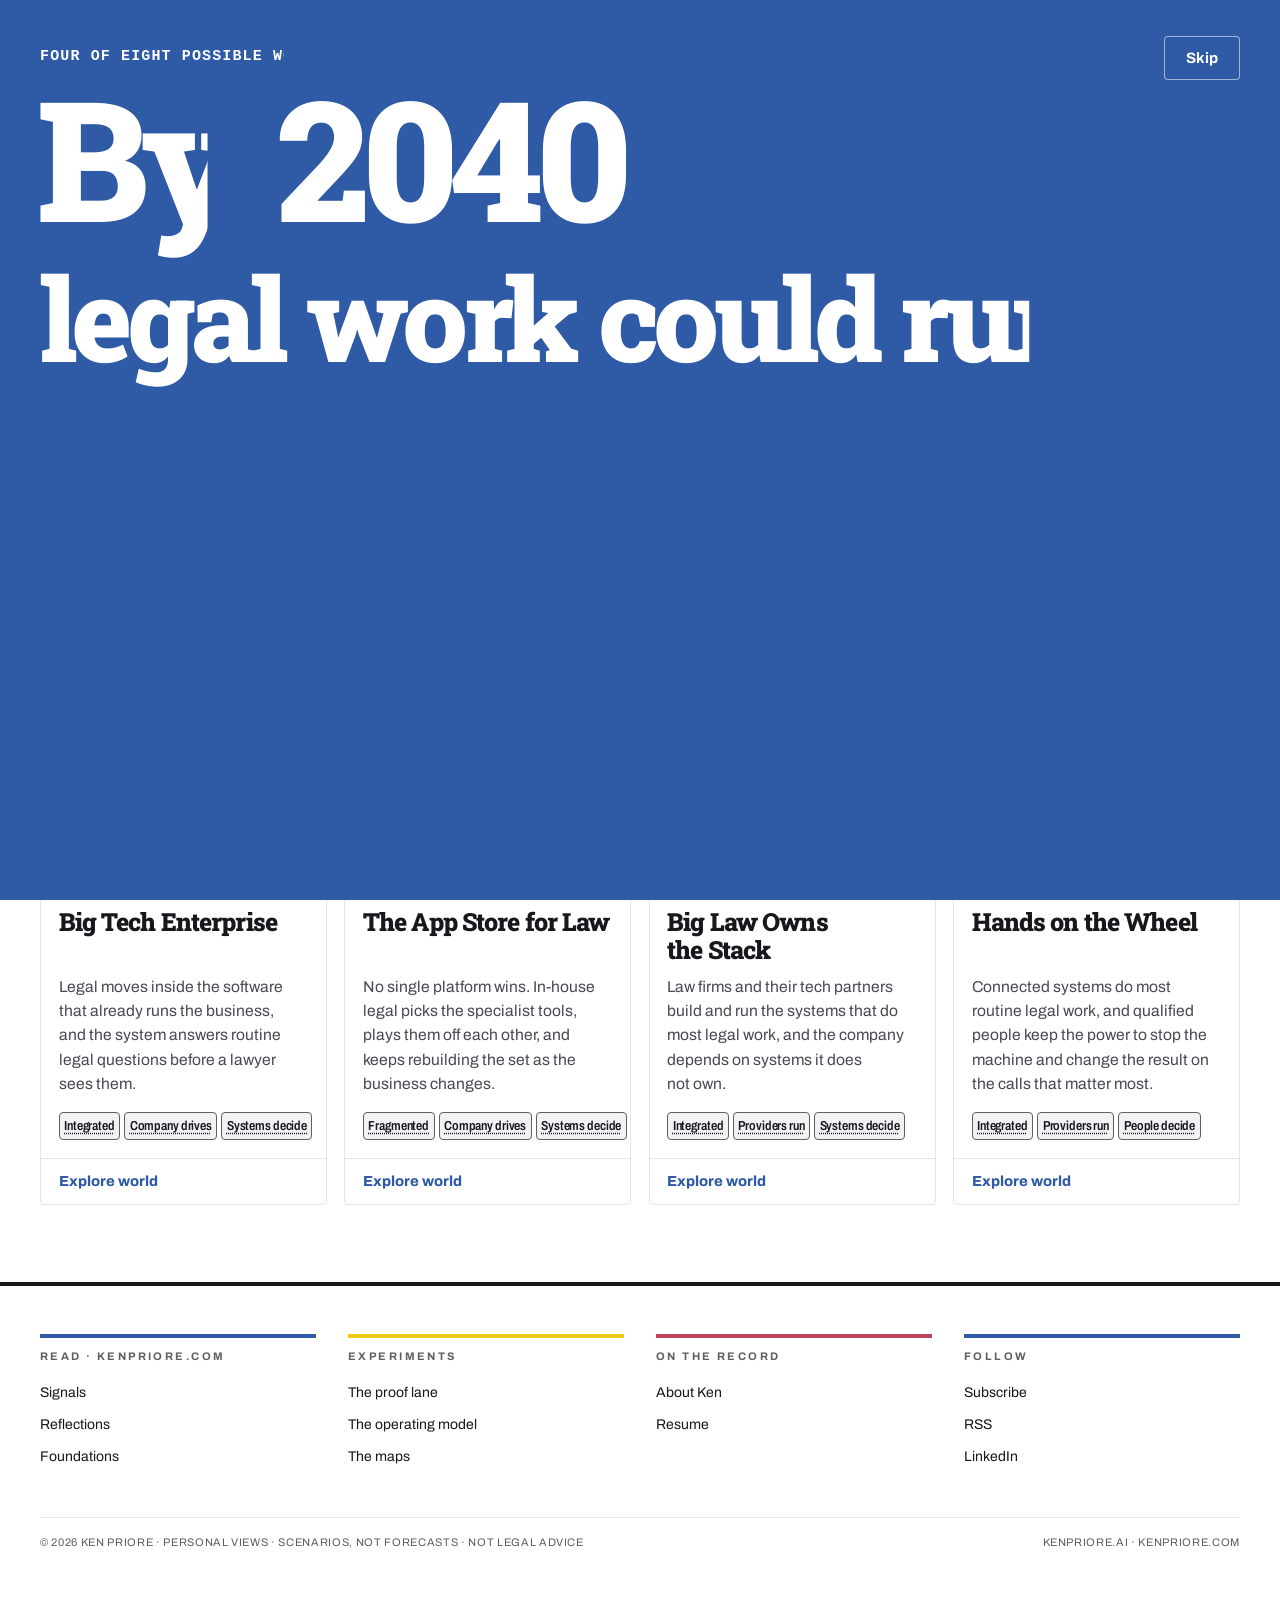
<file: index.html>
<!doctype html>
<html lang="en">
<head>
  <meta charset="utf-8">
  <meta name="viewport" content="width=device-width, initial-scale=1">
  <title>Pathways · The future of law to 2040 · Ken Priore</title>
  <meta name="description" content="Four possible futures for legal work through 2040. Pick a world, follow its timeline, read the signals already showing up, then compare all four.">
  <meta name="author" content="Ken Priore">
  <meta property="og:title" content="Pathways · The future of law to 2040 · Ken Priore">
  <meta property="og:description" content="Four possible futures for legal work through 2040. Pick a world, follow its timeline, read the signals already showing up, then compare all four.">
  <meta property="og:url" content="https://pathways.kenpriore.ai/">
  <meta property="og:type" content="website">
  <link rel="canonical" href="https://pathways.kenpriore.ai/">
  <link rel="icon" href="favicon.svg" type="image/svg+xml">
  <link rel="mask-icon" href="favicon.svg" color="#2E5AA6">
  <meta name="theme-color" content="#2E5AA6">
  <!-- ?v= busts browser caches; bump it on every content/CSS/JS change -->
  <link rel="stylesheet" href="style.css?v=20261122o">
  <link rel="stylesheet" href="strip.css?v=20261122o">
  <link rel="stylesheet" href="credits-photos.css?v=20261122o">
  <script src="content.js?v=20261122o" defer></script>
  <script src="strip-content.js?v=20261122o" defer></script>
  <script src="strip.js?v=20261122o" defer></script>
  <script src="credits-photos.js?v=20261122o" defer></script>
  <script src="app.js?v=20261122o" defer></script>
  <!-- Clock intro: decide before first paint. Anything that fails releases the page. -->
  <script>
    (function () {
      try {
        var q = new URLSearchParams(location.search), forced = q.get("intro") === "1";
        var key = "pathways-intro-seen", h = location.hash;
        if (h && h !== "#worlds") return;
        if (matchMedia("(prefers-reduced-motion: reduce)").matches) return;
        if (!forced && sessionStorage.getItem(key)) return;
        var html = document.documentElement;
        var release = function () { html.classList.remove("yi-wait"); };
        window.yearIntro = {
          key: key, forced: forced, release: release,
          frame: null,
          timer: setTimeout(release, 3000)
        };
        html.classList.add("yi-wait");
      } catch (e) { document.documentElement.classList.remove("yi-wait"); }
    })();
  </script>
  <link rel="stylesheet" href="intro.css?v=20261122o">
  <script src="intro.js?v=20261122o" defer onload="window.yearIntro &amp;&amp; !window.yearIntro.started &amp;&amp; window.yearIntro.release()" onerror="window.yearIntro &amp;&amp; window.yearIntro.release()"></script>
  <!-- GoatCounter · one code across all properties; hostname folded into the path so they roll up in one dashboard -->
  <script>window.goatcounter={path:function(){return location.hostname+location.pathname}}</script>
  <script data-goatcounter="https://kenpriore.goatcounter.com/count" async src="//gc.zgo.at/count.js"></script>
</head>
<body>
  <a class="skip" href="#main">Skip to content</a>

  <!-- one-bar header: family mark + name | Pathways 2040, the three Pathways tabs, a muted way out to kenpriore.ai -->
  <header class="ob">
    <div class="ob-in">
      <div class="ob-brand">
        <a class="ob-mark" href="https://kenpriore.ai">
          <svg class="loopmark" width="34" height="34" viewBox="0 0 34 34" aria-hidden="true" focusable="false">
            <circle cx="17" cy="17" r="12" fill="none" stroke="#17171C" stroke-width="3"/>
            <g class="orbit"><circle cx="17" cy="5" r="3.4" fill="#2E5AA6"/></g>
          </svg>
          <span class="ob-name">KEN PRIORE</span>
        </a>
        <span class="ob-rule" aria-hidden="true"></span>
        <a class="ob-site" href="#worlds">Pathways<b>2040</b></a>
      </div>
      <nav class="ob-tabs" aria-label="Pathways">
        <a href="#worlds" data-nav="worlds">Worlds</a>
        <a href="#compare" data-nav="compare">Compare</a>
        <a href="#credits" data-nav="credits">Credits</a>
      </nav>
      <div class="ob-out">
        <a class="ob-home" href="https://kenpriore.ai">kenpriore.ai<span aria-hidden="true">↗</span></a>
      </div>
    </div>
  </header>

  <main id="main" tabindex="-1"></main>

  <!-- family footer (same component as kenpriore.ai and ant.kenpriore.ai) -->
  <footer class="family">
    <div class="container">
      <div class="foot-grid">
        <div class="foot-col foot-col--read">
          <p class="kicker">Read · kenpriore.com</p>
          <ul>
            <li><a href="https://kenpriore.com/tag/signals/">Signals</a></li>
            <li><a href="https://kenpriore.com/tag/reflections/">Reflections</a></li>
            <li><a href="https://kenpriore.com/tag/foundations/">Foundations</a></li>
          </ul>
        </div>
        <div class="foot-col foot-col--interactive">
          <p class="kicker">Experiments</p>
          <ul>
            <li><a href="https://kenpriore.ai/#proof">The proof lane</a></li>
            <li><a href="https://kenpriore.ai/#model">The operating model</a></li>
            <li><a href="https://kenpriore.ai/#maps">The maps</a></li>
          </ul>
        </div>
        <div class="foot-col foot-col--record">
          <p class="kicker">On the record</p>
          <ul>
            <li><a href="https://kenpriore.com/about/">About Ken</a></li>
            <li><a href="https://resume.kenpriore.ai">Resume</a></li>
          </ul>
        </div>
        <div class="foot-col foot-col--follow">
          <p class="kicker">Follow</p>
          <ul>
            <li><a href="https://kenpriore.com">Subscribe</a></li>
            <li><a href="https://kenpriore.com/rss/">RSS</a></li>
            <li><a href="https://linkedin.com/in/kennethpriore">LinkedIn</a></li>
          </ul>
        </div>
      </div>
      <div class="colophon">
        <span data-colophon>© 2026 Ken Priore · Personal views · Scenarios, not forecasts · Not legal advice</span>
        <span><a href="https://kenpriore.ai">kenpriore.ai</a> · <a href="https://kenpriore.com">kenpriore.com</a></span>
      </div>
    </div>
  </footer>
  <noscript><p class="wrap">Enable JavaScript to explore the four worlds.</p></noscript>
</body>
</html>
</file>
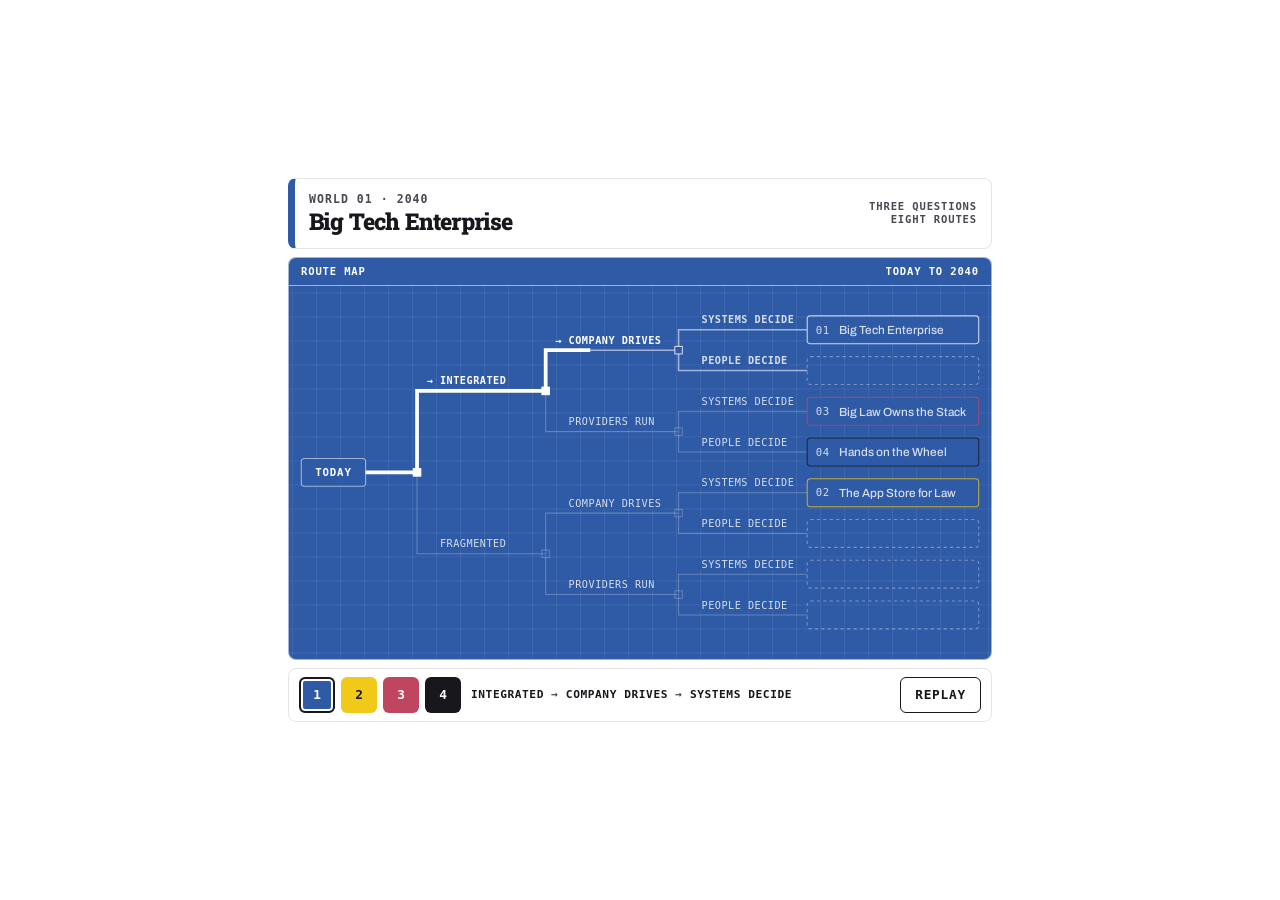
<file: route-map.html>
<!doctype html>
<html lang="en">
<head>
<meta charset="utf-8">
<meta name="viewport" content="width=device-width, initial-scale=1">
<meta name="robots" content="noindex">
<title>Route map · Pathways</title>
<!-- Route map.
     Loaded in an iframe by the world page's Route map tab: route-map.html?world=N&embed=1
     embed=1 hides this file's own header and world switcher (the page supplies the title). -->
<style>
  @font-face{font-family:"Roboto Slab";src:url("fonts/RobotoSlab-variable.ttf") format("truetype");font-weight:100 900;font-display:swap}
  @font-face{font-family:Archivo;src:url("fonts/Archivo-variable.ttf") format("truetype");font-weight:100 900;font-display:swap}
  /* Signal Bold v1 palette, the style.css tokens this file uses */
  :root{--paper:#FFFFFF;--ink:#17171C;--ink-2:#484951;--grey:#E4E5E7;--blue:#2E5AA6;--yellow:#F0C919;--rose:#C0455F}
  /* The only derivations, alphas of paper on the blue map: 07 grid, 25 dimmed branch and pill edge,
     35 blank stop, 55 branch, frame and rule, 75 resting node, 80 label and stop name off the route (4.5:1 or better) */
  :root{--paper-07:rgba(255,255,255,.07);--paper-25:rgba(255,255,255,.25);--paper-35:rgba(255,255,255,.35);--paper-55:rgba(255,255,255,.55);--paper-75:rgba(255,255,255,.75);--paper-80:rgba(255,255,255,.80)}
  html{color:var(--ink)}
  :root{--mono:"Roboto Mono","SF Mono",Menlo,Consolas,monospace;--slab:"Roboto Slab",Georgia,serif;--tone:var(--blue);--track:var(--paper);--track-ink:var(--blue)}
  *{box-sizing:border-box}
  html,body{margin:0}
  body{background:var(--paper);color:var(--ink);font:400 1rem/1.45 Archivo,Arial,sans-serif;min-height:100vh;display:grid;place-items:center}
  .pop{width:min(720px,100%);height:100vh;max-height:560px;display:grid;grid-template-rows:auto 1fr auto;gap:8px;padding:8px}
  .box{background:var(--paper);border:1px solid var(--grey);border-radius:8px}
  .head{display:flex;align-items:center;gap:14px;padding:10px 14px;border-left:7px solid var(--tone)}
  .eyebrow{margin:0;font:700 .72rem/1.3 var(--mono);letter-spacing:.09em;text-transform:uppercase;color:var(--ink-2)}
  h1{margin:2px 0 0;font:850 1.45rem/1.1 var(--slab);letter-spacing:-.035em}
  .head .q{margin-left:auto;font:700 .66rem/1.3 var(--mono);letter-spacing:.08em;text-transform:uppercase;color:var(--ink-2);text-align:right}
  .stage{background:var(--blue);border:1px solid var(--paper-55);border-radius:8px;color:var(--paper);display:grid;grid-template-rows:auto 1fr;min-height:0;overflow:hidden}
  .cap{display:flex;justify-content:space-between;gap:8px;padding:7px 12px;border-bottom:1px solid var(--paper-55);font:700 .66rem/1.3 var(--mono);letter-spacing:.08em;text-transform:uppercase}
  .cap span:last-child{color:var(--paper)}
  .map{min-height:0;padding:6px 8px;background-image:linear-gradient(90deg,var(--paper-07) 1px,transparent 1px),linear-gradient(var(--paper-07) 1px,transparent 1px);background-size:24px 24px;background-position:center;display:flex;align-items:center;justify-content:center}
  .map svg{display:block;width:100%;height:100%}
  .foot{display:flex;align-items:center;gap:10px;padding:8px 10px;flex-wrap:wrap}
  .switch{display:flex;gap:6px}
  .switch button,.replay{font:700 .8rem/1 var(--mono);border-radius:6px;cursor:pointer;min-height:36px}
  .switch button{width:36px;border:2px solid transparent;background:var(--c);color:var(--ci)}
  .switch button[aria-pressed=true]{border-color:var(--ink);box-shadow:inset 0 0 0 2px var(--paper)}
  .replay{margin-left:auto;padding:0 14px;background:var(--paper);color:var(--ink);border:1px solid var(--ink);letter-spacing:.06em;text-transform:uppercase}
  .replay:hover{background:var(--ink);color:var(--paper)}
  button:focus-visible{outline:3px solid var(--blue);outline-offset:2px}
  .route{flex:1 1 220px;min-width:0;margin:0;font:700 .7rem/1.35 var(--mono);letter-spacing:.05em;text-transform:uppercase;color:var(--ink-2)}
  .route b{color:var(--ink)}
  .vh{position:absolute;width:1px;height:1px;overflow:hidden;clip:rect(0 0 0 0);white-space:nowrap}

  /* Embedded in the Route map tab: no own header or switcher, fill the frame */
  .embed body{display:block;min-height:0;background:transparent}
  .embed .pop{width:100%;height:100vh;max-height:none;grid-template-rows:1fr auto;padding:0}
  .embed .head,.embed .switch{display:none}

  /* joined=1: the parent page's header is the stage's top bar */
  .joined .stage{border-top:0;border-radius:0 0 8px 8px;grid-template-rows:1fr}
  .joined .cap{display:none}

  /* SVG */
  .edge{fill:none;stroke:var(--paper-55);stroke-width:1.5;transition:stroke .35s,stroke-width .35s}
  .edge.off{stroke:var(--paper-25);stroke-width:1}
  .node{fill:var(--blue);stroke:var(--paper-75);stroke-width:1;transition:fill .2s,stroke .2s,opacity .35s}
  .node.on{fill:var(--track);stroke:var(--track)}
  .node.off{opacity:.3}
  .lbl text{font:700 9.5px var(--mono);letter-spacing:.05em;text-transform:uppercase;fill:var(--paper-80);transition:fill .25s}
  .lbl.v text{font-size:8px;letter-spacing:.03em}
  .lbl .pill{fill:var(--blue);stroke:var(--paper-25);stroke-width:1;transition:stroke .25s}
  .lbl .back{fill:var(--blue)} /* keeps grid lines from running under the text */
  .lbl .arr{opacity:0;transition:opacity .2s}
  .lbl.on text{fill:var(--paper)} /* line, node and pill border carry the world */
  .lbl.on .pill{stroke:var(--track)}
  .lbl.on .arr{opacity:1}
  /* off the route: lighter weight, never group opacity on text (4.5:1 or better) */
  .lbl.off text{font-weight:500}
  .lbl.off .pill{stroke-opacity:.7}
  .today rect{fill:var(--blue);stroke:var(--paper-55);stroke-width:1}
  .today text{font:700 10px var(--mono);letter-spacing:.08em;fill:var(--paper)}
  .routeline{fill:none;stroke:var(--track);stroke-width:3.5;stroke-linecap:square;stroke-linejoin:miter}
  .leaf rect{fill:var(--blue);stroke-width:1}
  .leaf.dev rect{stroke-opacity:.75}
  .leaf.dev:not(.cur) text{fill:var(--paper-80);font-weight:500}
  .leaf .num{fill:var(--paper);font:700 10px var(--mono);letter-spacing:.04em}
  .leaf .nm{font:650 11px Archivo,Arial,sans-serif;fill:var(--paper)}
  .leaf.ne rect{fill:none;stroke:var(--paper-35);stroke-dasharray:3 3}
  /* the current stop fills with its track: World 1 would vanish as blue on blue */
  .leaf.cur rect{stroke-opacity:1;fill:var(--track);stroke:var(--track);stroke-width:2}
  .leaf.cur .num,.leaf.cur .nm{fill:var(--track-ink)}
  .callout{opacity:0;transition:opacity .3s}
  .callout.show{opacity:1}
  .callout rect{fill:var(--track);stroke:var(--track);stroke-width:2}
  .callout .num{font:700 11px var(--mono);fill:var(--track-ink)}
  .callout .nm{font:700 13px Archivo,Arial,sans-serif;fill:var(--track-ink)}

  @media (max-width:560px){
    body{display:block;min-height:0}
    .pop{height:auto;max-height:none}
    .embed .pop{height:100vh}
    .map svg{height:auto}
    .head .q{display:none}
    h1{font-size:1.3rem}
  }
  @media (prefers-reduced-motion:reduce){*{transition:none!important}}
</style>
<script>
  // Set before first paint so the embedded layout never flashes the standalone header.
  if (new URLSearchParams(location.search).get("embed") === "1") document.documentElement.classList.add("embed");
  if (new URLSearchParams(location.search).get("joined") === "1") document.documentElement.classList.add("joined");
</script>
</head>
<body>
<div class="pop" role="group" aria-labelledby="title" aria-describedby="route">
  <header class="box head">
    <div><p class="eyebrow" id="eyebrow">World 01 · 2040</p><h1 id="title">Big Tech Enterprise</h1></div>
    <p class="q">Three questions<br>Eight routes</p>
  </header>
  <section class="stage" aria-label="Route map">
    <div class="cap"><span>Route map</span><span>Today to 2040</span></div>
    <div class="map" id="map"></div>
  </section>
  <footer class="box foot">
    <div class="switch" role="group" aria-label="Choose a world" id="switch"></div>
    <p class="route" id="route" aria-live="polite"></p>
    <button class="replay" type="button" id="replay">Replay</button>
  </footer>
</div>
<script>
(() => {
  const css = getComputedStyle(document.documentElement);
  const token = name => css.getPropertyValue("--" + name).trim();
  const paper = token("paper"), ink = token("ink"), blue = token("blue"), yellow = token("yellow"), rose = token("rose");
  const worlds = [
    {id:1, name:"Big Tech Enterprise", tone:blue, ink:paper, track:paper, trackInk:blue, bits:[0,0,0]},
    {id:2, name:"The App Store for Law", tone:yellow, ink, track:yellow, trackInk:ink, bits:[1,0,0]},
    {id:3, name:"Big Law Owns the Stack", tone:rose, ink:paper, track:rose, trackInk:paper, bits:[0,1,0]},
    {id:4, name:"Hands on the Wheel", tone:ink, ink:paper, track:ink, trackInk:paper, bits:[0,1,1], contested:true}
  ];
  // Checked against the Pathways book, "Four worlds, shaped by three uncertainties":
  // 01 Tech layer: Integrated ↔ Fragmented (book terms: integrated = interoperable, shared data, connected systems)
  // 02 Transformation driver: Enterprise-led ↔ Provider-led ("Does the enterprise drive legal transformation from within, or do providers build the systems that define it?")
  // 03 Trust and authority: Algorithm ↔ Human. Verbs differ per fork so World 4 reads "Providers run → People decide", not two "-led"s.
  // "Company drives": the book's "enterprise" = the company (leadership + in-house legal) as buyer.
  const labels = [["Integrated","Fragmented"],["Company drives","Providers run"],["Systems decide","People decide"]];
  const vLabels = [["Integrated","Fragmented"],["Company","Providers"],["Systems","People"]];
  const NS = "http://www.w3.org/2000/svg";
  const num = n => String(n).padStart(2, "0");
  const leafWorld = {};
  worlds.forEach(w => leafWorld[w.bits[0]*4 + w.bits[1]*2 + w.bits[2]] = w);

  const map = document.getElementById("map");
  const routeText = document.getElementById("route");
  const reduce = matchMedia("(prefers-reduced-motion: reduce)");
  let current = worlds[0], vertical = null, raf = 0, timers = [], refs = null;

  // Breadth centre (in leaf units) of the node at depth k (1..4) with the given prefix bits.
  const centre = (k, prefix) => {
    const count = 2 ** (4 - k);
    const val = prefix.reduce((a, b) => a * 2 + b, 0);
    return val * count + (count - 1) / 2;
  };

  function geometry(v) {
    if (!v) return {
      W:640, H:336, vertical:false,
      D:[64,112,232,356,476], // today right edge, fork1, fork2, fork3, leaf left edge
      b: i => 35 + i * 38,
      pt: (d, b) => [d, b]
    };
    return {
      W:352, H:352, vertical:true,
      D:[30,62,128,194,256],
      b: i => 22 + i * 44,
      pt: (d, b) => [b, d]
    };
  }

  function el(name, attrs, parent, text) {
    const n = document.createElementNS(NS, name);
    for (const k in attrs) n.setAttribute(k, attrs[k]);
    if (text != null) n.textContent = text;
    if (parent) parent.appendChild(n);
    return n;
  }

  // Orthogonal edge from fork at depth k (breadth pb) to child at depth k+1 (breadth cb): turn at the fork, then run on.
  function edgeD(g, k, pb, cb) {
    const d0 = g.D[k], d1 = g.D[k + 1];
    if (!g.vertical) return `M${d0} ${pb}V${cb}H${d1}`;
    return `M${pb} ${d0}H${cb}V${d1}`;
  }

  function build() {
    const g = geometry(vertical);
    map.innerHTML = "";
    const svg = el("svg", {viewBox:`0 0 ${g.W} ${g.H}`, role:"img", "aria-label":"Route map: a line leaves Today and forks three times into eight end stops; four end at worlds, four are left blank."}, map);
    svg.setAttribute("preserveAspectRatio", "xMidYMid meet");
    const gEdges = el("g", {}, svg), gLabels = el("g", {}, svg), gRoute = el("g", {}, svg), gNodes = el("g", {}, svg), gTop = el("g", {}, svg), gLeaves = el("g", {}, svg);
    const edges = [], nodes = [], lbls = [];
    const rootB = g.b(3.5);

    // Today box and trunk
    const today = el("g", {class:"today"}, svg);
    if (!g.vertical) {
      el("rect", {x:4, y:rootB - 13, width:60, height:26, rx:3}, today);
      el("text", {x:34, y:rootB + 3.5, "text-anchor":"middle"}, today, "TODAY");
      edges.push({d:`M${g.D[0]} ${rootB}H${g.D[1]}`, prefix:[], k:0});
    } else {
      el("rect", {x:rootB - 32, y:4, width:64, height:26, rx:3}, today);
      el("text", {x:rootB, y:20.5, "text-anchor":"middle"}, today, "TODAY");
      edges.push({d:`M${rootB} ${g.D[0]}V${g.D[1]}`, prefix:[], k:0});
    }

    // Forks k = 1..3
    const walk = (k, prefix) => {
      if (k > 3) return;
      const pb = g.b(centre(k, prefix));
      nodes.push({k, prefix, b:pb});
      [0, 1].forEach(bit => {
        const child = prefix.concat(bit);
        const cb = g.b(centre(k + 1, child));
        edges.push({d:edgeD(g, k, pb, cb), prefix:child, k});
        let text = labels[k - 1][bit];
        let x, y, anchor = "start";
        if (!g.vertical) { x = g.D[k] + 9; y = cb - 6; }
        else { text = vLabels[k - 1][bit]; x = cb; y = (g.D[k] + g.D[k + 1]) / 2 + 3; anchor = "middle"; }
        lbls.push({k, prefix:child, text, x, y});
        walk(k + 1, child);
      });
    };
    walk(1, []);

    const eNodes = edges.map(e => ({...e, n: el("path", {d:e.d, class:"edge"}, gEdges)}));
    const lNodes = lbls.map(l => {
      const grp = el("g", {class:"lbl" + (g.vertical ? " v" : "")}, g.vertical ? gTop : gLabels);
      if (g.vertical) {
        const w = l.text.length * 5.1 + 8;
        el("rect", {class:"pill", x:l.x - w / 2, y:l.y - 9, width:w, height:12, rx:2}, grp);
      }
      const t = el("text", {x:l.x, y:l.y, "text-anchor":g.vertical ? "middle" : "start"}, grp);
      if (!g.vertical) el("tspan", {class:"arr"}, t, "→ ");
      const word = el("tspan", {}, t, l.text);
      if (!g.vertical) {
        const len = word.getComputedTextLength(), start = l.x + t.getComputedTextLength() - len;
        const back = el("rect", {class:"back", x:start - 1.5, y:l.y - 8.5, width:len + 3, height:10.5}, grp);
        grp.insertBefore(back, t);
      }
      return {...l, n:grp};
    });
    const nNodes = nodes.map(nd => {
      const [x, y] = g.pt(g.D[nd.k], nd.b);
      return {...nd, n: el("rect", {x:x - 3.5, y:y - 3.5, width:7, height:7, class:"node"}, gNodes)};
    });

    // Leaves
    const leaves = [];
    for (let i = 0; i < 8; i++) {
      const w = leafWorld[i];
      const grp = el("g", {class:"leaf " + (w ? "dev" : "ne")}, gLeaves);
      const cb = g.b(i);
      if (!g.vertical) {
        el("rect", {x:g.D[4], y:cb - 13, width:160, height:26, rx:3, stroke:w ? w.track : null}, grp);
        if (w) {
          el("text", {x:g.D[4] + 8, y:cb + 3.5, class:"num"}, grp, num(w.id));
          el("text", {x:g.D[4] + 30, y:cb + 4, class:"nm"}, grp, w.name);
        } // undeveloped stops stay blank (empty dashed box) so the four worlds stand out.
      } else {
        el("rect", {x:cb - 18, y:g.D[4], width:36, height:26, rx:3, stroke:w ? w.track : null}, grp);
        if (w) el("text", {x:cb, y:g.D[4] + 17, class:"num", "text-anchor":"middle"}, grp, num(w.id));
      }
      if (w) grp.style.setProperty("--track", w.track);
      leaves.push({i, w, n:grp});
    }

    let callout = null;
    if (g.vertical) {
      callout = el("g", {class:"callout"}, svg);
    }

    // Route for the current world
    const bits = current.bits;
    let rd = edges[0].d, parts = [];
    const seg = (a, b) => Math.abs(b - a);
    parts.push(seg(g.D[0], g.D[1])); // trunk length
    const lightAt = [];
    let pb = rootB;
    for (let k = 1; k <= 3; k++) {
      const cb = g.b(centre(k + 1, bits.slice(0, k)));
      rd += edgeD(g, k, pb, cb).replace(/^M[^VH]+/, "");
      const turn = seg(pb, cb), run = seg(g.D[k], g.D[k + 1]);
      const before = parts.reduce((a, b) => a + b, 0);
      lightAt.push({atNode: before, atLabel: before + turn + Math.min(14, run * .2)});
      parts.push(turn + run);
      pb = cb;
    }
    const total = parts.reduce((a, b) => a + b, 0);
    const line = el("path", {d:rd, class:"routeline", "stroke-dasharray":`${total} ${total}`, "stroke-dashoffset":total}, gRoute);
    if (callout) {
      const lb = g.b(bits[0]*4 + bits[1]*2 + bits[2]);
      const top = g.D[4] + 54;
      el("path", {d:`M${lb} ${g.D[4] + 26}V${top}`, stroke:current.track, "stroke-width":2, fill:"none"}, callout);
      el("rect", {x:4, y:top, width:g.W - 8, height:34, rx:4}, callout);
      el("text", {x:14, y:top + 21.5, class:"num"}, callout, num(current.id));
      el("text", {x:38, y:top + 22, class:"nm"}, callout, current.name);
    }

    refs = {g, eNodes, lNodes, nNodes, leaves, line, total, lightAt, callout};
  }

  const samePrefix = (a, b, len) => { for (let i = 0; i < len; i++) if (a[i] !== b[i]) return false; return true; };

  // Apply the state for "the line has passed fork k" (k = 0..3).
  function passFork(k) {
    const bits = current.bits;
    const chosen = bits.slice(0, k);
    refs.lNodes.forEach(l => {
      if (l.k !== k) return;
      if (samePrefix(l.prefix, bits, k - 1)) l.n.classList.add(l.prefix[k - 1] === bits[k - 1] ? "on" : "off");
    });
    refs.eNodes.forEach(e => { if (e.prefix.length >= k && !samePrefix(e.prefix, chosen, k)) e.n.classList.add("off"); });
    refs.lNodes.forEach(l => { if (l.prefix.length > k && !samePrefix(l.prefix, chosen, k)) l.n.classList.add("off"); });
    refs.nNodes.forEach(nd => { if (nd.prefix.length >= k && !samePrefix(nd.prefix, chosen, k)) nd.n.classList.add("off"); });
  }
  function reachNode(k) {
    const pre = current.bits.slice(0, k - 1);
    refs.nNodes.forEach(nd => { if (nd.k === k && samePrefix(nd.prefix, pre, k - 1)) nd.n.classList.add("on"); });
  }
  function finish() {
    const idx = current.bits[0]*4 + current.bits[1]*2 + current.bits[2];
    refs.leaves[idx].n.classList.add("cur");
    if (refs.callout) refs.callout.classList.add("show");
  }

  function finalState() {
    refs.line.setAttribute("stroke-dashoffset", 0);
    for (let k = 1; k <= 3; k++) { reachNode(k); passFork(k); }
    finish();
  }

  function stop() { cancelAnimationFrame(raf); timers.forEach(clearTimeout); timers = []; }

  function play() {
    stop();
    build();
    if (reduce.matches) { finalState(); return; }
    const {line, total, lightAt} = refs;
    const DUR = 2000, t0 = performance.now();
    const ease = t => t < .5 ? 2 * t * t : 1 - (-2 * t + 2) ** 2 / 2;
    let stage = 0; // events fired
    const events = [];
    lightAt.forEach((l, i) => { events.push({at:l.atNode, fn:() => reachNode(i + 1)}); events.push({at:l.atLabel, fn:() => passFork(i + 1)}); });
    events.sort((a, b) => a.at - b.at);
    const tick = now => {
      const p = Math.min(1, (now - t0) / DUR);
      const drawn = total * ease(p);
      line.setAttribute("stroke-dashoffset", total - drawn);
      while (stage < events.length && drawn >= events[stage].at - .01) events[stage++].fn();
      if (p < 1) raf = requestAnimationFrame(tick);
      else { while (stage < events.length) events[stage++].fn(); timers.push(setTimeout(finish, 120)); }
    };
    raf = requestAnimationFrame(tick);
  }

  function setWorld(w, animate = true) {
    current = w;
    const root = document.documentElement.style;
    root.setProperty("--tone", w.tone); root.setProperty("--track", w.track); root.setProperty("--track-ink", w.trackInk); // track = line, border and the filled stop
    document.getElementById("eyebrow").textContent = `World ${num(w.id)} · 2040`;
    document.getElementById("title").textContent = w.name;
    document.querySelectorAll("#switch button").forEach(b => b.setAttribute("aria-pressed", String(+b.dataset.id === w.id)));
    const steps = w.bits.map((b, i) => labels[i][b]);
    routeText.innerHTML = `<span class="vh">Route to World ${num(w.id)}, ${w.name}: </span><b>${steps[0]}</b> → <b>${steps[1]}</b> → <b>${steps[2]}</b>${w.contested ? " (but only just)" : ""}`;
    if (animate) play(); else { stop(); build(); finalState(); }
  }

  const sw = document.getElementById("switch");
  worlds.forEach(w => {
    const b = document.createElement("button");
    b.type = "button"; b.dataset.id = w.id; b.textContent = w.id;
    b.setAttribute("aria-label", `World ${w.id}: ${w.name}`);
    b.style.setProperty("--c", w.tone); b.style.setProperty("--ci", w.ink);
    b.addEventListener("click", () => setWorld(w));
    sw.appendChild(b);
  });
  document.getElementById("replay").addEventListener("click", () => play());

  const measure = () => map.clientWidth < 500;
  vertical = measure();
  new ResizeObserver(() => {
    const v = measure();
    if (v !== vertical) { vertical = v; stop(); build(); finalState(); }
  }).observe(map);

  // ?world=N picks the starting world (the Route map tab passes the current world).
  const start = worlds.find(w => w.id === Number(new URLSearchParams(location.search).get("world"))) || worlds[0];
  setWorld(start);
})();
</script>
</body>
</html>
</file>
<file: style.css>
@font-face{font-family:Archivo;src:url(fonts/Archivo-variable.ttf) format("truetype");font-weight:100 900;font-display:swap}
@font-face{font-family:Roboto Slab;src:url(fonts/RobotoSlab-variable.ttf) format("truetype");font-weight:100 900;font-display:swap}
/* Signal Bold v1 palette. No other hue, and no second blue. */
:root{--paper:#FFFFFF;--ink:#17171C;--ink-2:#484951;--muted:#5F5F5F;--grey:#E4E5E7;--blue:#2E5AA6;--yellow:#F0C919;--rose:#C0455F}
/* The only derivations, each an alpha of a token:
   grey-50  = quiet fills (closing story cell, row heads, quote and data cells, term chips)
   paper-07 = grid on the blue maps
   paper-55 = frames and rules on blue (3:1 or better)
   ink-20   = tooltip shadow */
:root{--grey-50:rgba(228,229,231,.5);--paper-07:rgba(255,255,255,.07);--paper-55:rgba(255,255,255,.55);--ink-20:rgba(23,23,28,.2)}
:root{--mono:"Roboto Mono","SF Mono",Menlo,Consolas,monospace;--slab:"Roboto Slab",Georgia,serif;--radius:8px;--gap:clamp(.75rem,1.35vw,1.15rem);--pad:clamp(1.05rem,2vw,1.75rem)}
*,*::before,*::after{box-sizing:border-box}
html{color:var(--ink)}
body{margin:0;background:var(--paper);color:var(--ink);font:400 1rem/1.55 Archivo,Arial,sans-serif}
img{display:block;max-width:100%}
a{color:inherit}
button{font:inherit}
button{cursor:pointer}
button{color:inherit}
button:focus-visible,a:focus-visible{outline:3px solid var(--blue);outline-offset:4px}
/* Focus: blue on light grounds, yellow on blue, rose and ink */
.hero a:focus-visible,.credits-hero a:focus-visible{outline-color:var(--yellow)}
.compare-table thead th:not(:nth-child(3)) a:focus-visible{outline-color:var(--yellow)}
.table-scroll:focus-visible,#four-worlds:focus-visible{outline:2px solid var(--blue)}
/* the switcher strip clips outside its edges, so its ring sits inside each tab */
.world-switcher a:focus-visible{outline-offset:-7px}
.world-switcher a[aria-current]:not(:nth-child(2)):focus-visible{outline-color:var(--yellow)}
h1,h2,h3,p{margin:0}
h1,h2,h3{line-height:1.12}
p+p{margin-top:1em}
h1,h2{font-family:var(--slab);letter-spacing:-.045em}
/* one content width shared by the page, the header and the family footer, so every left edge lines up */
:root{--wrap:min(100% - 5rem,1250px)}
.wrap{width:var(--wrap);margin-inline:auto}
.skip{position:absolute;z-index:5;background:var(--paper);padding:.7rem 1rem;top:0;left:1rem;transform:translateY(-115%)}
.skip:focus{transform:translateY(0)}
/* ── motion tokens and the family loopmark ── */
:root{--beat:480ms;--ease-cut:cubic-bezier(.2,.7,.2,1);--ease-snap:cubic-bezier(.2,0,0,1)}
@media (prefers-reduced-motion:reduce){:root{--beat:0ms}}
.loopmark{flex:none}
.loopmark .orbit{transform-origin:17px 17px;animation:orbit-once calc(var(--beat)*4) var(--ease-cut) var(--beat) 1 forwards}
@keyframes orbit-once{from{transform:rotate(0)}to{transform:rotate(360deg)}}
.eyebrow{font:700 .85rem/1.4 var(--mono);letter-spacing:.075em;text-transform:uppercase}
.hero{background:var(--blue);color:var(--paper);border-bottom:7px solid var(--yellow);overflow:hidden}
.hero-inner{min-height:425px;display:grid;grid-template-columns:1.12fr 1fr;gap:2.8rem;align-items:center;padding-block:2.7rem}
/* Compare: no buttons, so a shorter band that pulls the table up */
.hero--compact .hero-inner{min-height:0;padding-block:2rem}
.hero h1{font-size:clamp(3rem,5.8vw,6rem);line-height:.98;font-weight:870}
.hero h1 span{color:var(--yellow)}
.hero p.intro{font-size:clamp(1.02rem,1.42vw,1.2rem);max-width:36ch;margin-top:1.15rem;color:var(--paper)}
.hero-map{margin:0;border:1px solid var(--paper-55);border-radius:var(--radius);padding:1rem 1.15rem;background:var(--blue);color:var(--paper)}
.map-caption{display:flex;align-items:center;justify-content:space-between;gap:.5rem;padding-bottom:.8rem;border-bottom:1px solid var(--paper-55);font:700 .77rem/1.3 var(--mono);text-transform:uppercase;letter-spacing:.06em}
.map-caption span:last-child{color:var(--paper)} /* yellow this small on blue is under 4.5:1 */
.signal-map{height:248px;position:relative;display:grid;grid-template-columns:.78fr 1.22fr;align-items:center;background-image:linear-gradient(90deg,var(--paper-07) 1px,transparent 1px),linear-gradient(var(--paper-07) 1px,transparent 1px);background-size:24px 24px;background-position:center}
.signal-map canvas{position:absolute;inset:0;width:100%;height:100%;pointer-events:none}
.map-origin{z-index:1;background:var(--blue);border:1px solid var(--paper-55);border-radius:3px;width:max-content;padding:.4rem .54rem;font:700 .78rem var(--mono);letter-spacing:.05em}
.map-ends{display:grid;gap:.5rem;z-index:1}
.map-ends a{min-height:37px;display:flex;align-items:center;gap:.55rem;padding:calc(.25rem - 2px) calc(.45rem - 2px);background:var(--blue);border:3px solid var(--track);border-radius:3px;text-decoration:none;font-size:.86rem;line-height:1.1;font-weight:730}
.map-ends b{font:700 .78rem var(--mono);color:var(--paper)} /* numbers stay legible; line and border carry each world */
.map-ends a:hover{background:var(--paper);color:var(--ink)}
.map-ends a:hover b{color:var(--ink)}
.section{padding-block:2.45rem 3.15rem}
.section-head{display:flex;align-items:end;justify-content:space-between;gap:1.25rem;margin-bottom:1.15rem}
.section-head p{max-width:47ch;color:var(--ink-2)}
.section-head h2,.title-block h2{font-size:clamp(2rem,4.2vw,4.25rem)}
.section-head h2{font-size:clamp(1.95rem,3.3vw,3rem)}
.section:has(>.world-grid){container-type:inline-size}
.world-grid{display:grid;grid-template-columns:1fr;gap:var(--gap);grid-auto-rows:1fr}
@container (min-width:39rem){
  .world-grid{grid-template-columns:repeat(2,minmax(0,1fr))}
}
@container (min-width:75rem){
  .world-grid{grid-template-columns:repeat(4,minmax(0,1fr))}
}
.world-card{position:relative;display:flex;flex-direction:column;border:1px solid var(--grey);border-radius:var(--radius);overflow:hidden;background:var(--paper);text-decoration:none;min-width:0}
.card-content h3 a{color:inherit;text-decoration:none}
.card-content h3 a::after{content:"";position:absolute;inset:0}
.world-card:has(h3 a:focus-visible){outline:3px solid var(--blue);outline-offset:3px}
.world-card:hover{border-color:var(--blue)}
.world-card:hover .world-card-footer{text-decoration:underline;text-underline-offset:4px}
.card-banner{display:flex;align-items:center;justify-content:space-between;gap:.4rem;padding:.68rem 1.1rem;color:var(--tone-ink);background:var(--tone);min-height:53px}
.card-banner span{font:700 .81rem/1.3 var(--mono);letter-spacing:.075em}
.card-content{padding:1.1rem;display:flex;flex:1;flex-direction:column}
.card-content h3{text-wrap:balance;font-family:var(--slab);font-size:clamp(1.17rem,1.95vw,1.67rem);font-weight:850;letter-spacing:-.035em;min-height:2.28em}
.card-content p{flex:1;font-size:.98rem;margin-top:.64rem;color:var(--ink-2)}
.badges{position:relative;display:flex;align-items:center;gap:.25rem;margin-top:1rem}
.badges .badge{flex:none;white-space:nowrap;border:1px solid var(--muted);background:var(--grey-50);border-radius:4px;min-height:28px;padding:.25rem .28rem;font:600 .8125rem/1.2 Archivo,Arial,sans-serif;font-variation-settings:"wdth" 82;letter-spacing:-.01em;color:var(--ink)}
.world-card-footer{padding:.7rem 1.1rem;border-top:1px solid var(--grey);font-weight:760;color:var(--blue);font-size:.91rem}

/* ── family footer: same component as kenpriore.ai / ant.kenpriore.ai ── */
/* Credits page (#credits): the blue band and lede. The rest of the page is credits-photos.css. */
.credits-hero{background:var(--blue);color:var(--paper);border-bottom:7px solid var(--yellow)}
.credits-hero h1{font:870 clamp(2.6rem,5vw,4.6rem)/.98 var(--slab);letter-spacing:-.035em;margin:0;text-wrap:balance}
/* Compare head: heading on its own row, then two equal filled cells. The second cell is dashed,
   echoing the blank stops on the route map: the four undeveloped combinations, and a 2040 that may mix them all. */
.section-head.compare-head{grid-template-columns:repeat(2,minmax(0,1fr));align-items:stretch}
.section-head.compare-head .compare-title{grid-column:1/-1;align-self:end}
.section-head.compare-head .cmp-cell{grid-column:auto;align-self:stretch;margin:0}
.section-head.compare-head .cmp-note{border:1px dashed var(--muted);border-left:5px solid var(--blue)}
.section-head.compare-head .cmp-cell{display:block;padding-block:1rem 1.1rem}
.cmp-eyebrow{display:block;margin-bottom:.45rem;font:700 .75rem/1.3 var(--mono);letter-spacing:.075em;text-transform:uppercase;color:var(--blue)}
@media(max-width:760px){.section-head.compare-head{grid-template-columns:1fr}}
.credits-lede a{color:var(--paper);text-decoration-color:var(--yellow);text-underline-offset:4px;text-decoration-thickness:2px}
.credits-lede a:hover{text-decoration-color:var(--paper)} /* yellow words this size on blue are under 4.5:1 */
.credits-lede{margin:0;max-width:46ch;font-size:clamp(1.05rem,1.4vw,1.2rem);line-height:1.55;text-wrap:pretty}
footer.family{background:var(--paper);border-top:4px solid var(--ink);padding:48px 0 64px}
footer.family .container{width:var(--wrap);margin:0 auto}
footer.family .foot-grid{display:grid;grid-template-columns:repeat(4,1fr);gap:32px}
footer.family .kicker{font-size:11px;font-weight:700;letter-spacing:.22em;text-transform:uppercase;color:var(--muted);margin-bottom:12px;padding-top:10px}
footer.family .foot-col--read .kicker{border-top:4px solid var(--blue)}
footer.family .foot-col--interactive .kicker{border-top:4px solid var(--yellow)}
footer.family .foot-col--record .kicker{border-top:4px solid var(--rose)}
footer.family .foot-col--follow .kicker{border-top:4px solid var(--blue)}
footer.family ul{list-style:none;margin:0;padding:0}
footer.family li{font-size:14px}
footer.family li a{display:inline-flex;align-items:center;min-height:32px;color:var(--ink);text-decoration:none}
footer.family li a:hover{color:var(--blue)}
footer.family .colophon{margin-top:44px;padding-top:16px;border-top:1px solid var(--grey);font-size:11px;letter-spacing:.06em;color:var(--muted);text-transform:uppercase;display:flex;justify-content:space-between;gap:12px;flex-wrap:wrap}
footer.family .colophon a{color:inherit;text-decoration:none}
footer.family .colophon a:hover{color:var(--blue)}
@media(max-width:900px){footer.family .foot-grid{grid-template-columns:1fr 1fr}}
@media(max-width:560px){footer.family{padding:36px 0 44px}footer.family .foot-grid{gap:24px 20px}footer.family li a,footer.family .colophon a{display:inline-flex;align-items:center;min-height:44px}}
@media(max-width:359px){.subnav a{font-size:.8rem;padding-inline:.15rem}}
.title-block{padding-block:2.45rem 1.6rem}
.title-block p:not(.eyebrow){font-size:1.08rem;color:var(--ink-2);max-width:67ch;margin-top:.6rem}
.world-switcher,.subnav {
  display:grid;
  grid-template-columns:repeat(4,minmax(0,1fr));
  gap:.5rem;
}
.world-switcher,.subnav {padding-block:.85rem}
.world-switcher a,.subnav a {
  display:flex;align-items:center;justify-content:center;text-align:center;
  min-height:44px;padding:.52rem .75rem;border:1px solid var(--muted);
  border-radius:var(--radius);background:var(--paper);text-decoration:none;
  font-size:.91rem;line-height:1.25;font-weight:710;
}
.world-switcher a:hover,.subnav a:hover {border-color:var(--blue);background:var(--grey)}
.world-switcher [aria-current],.subnav [aria-current] {background:var(--ink);color:var(--paper);border-color:var(--ink)}
.world-switcher [aria-current]:hover,.subnav [aria-current]:hover {background:var(--ink)}
.world-hero {background:var(--tone);color:var(--tone-ink);padding-block:clamp(1.75rem,3.5vw,3rem)}
.world-hero .wrap {display:grid;grid-template-columns:minmax(0,1fr) minmax(0,1fr);gap:var(--gap);align-items:center}
.world-hero h1 {font-size:clamp(2.55rem,5.35vw,5.35rem);line-height:1.02;margin-block:.5rem .75rem;text-wrap:balance}
.world-hero .subtitle {font-size:1.15rem;font-weight:740}
.world-intro {background:var(--paper);color:var(--ink);padding:var(--pad);border-radius:var(--radius)}
.world-intro .premise {font:720 clamp(1.08rem,1.7vw,1.42rem)/1.28 var(--slab);letter-spacing:-.025em}
.world-intro p+p {margin-top:.75rem;color:var(--ink-2)}
.subnav{border-bottom:1px solid var(--grey)}
.world-body{padding-block:clamp(1.4rem,3vw,2.75rem) 3rem}
.world-body h2{font-size:clamp(1.75rem,3vw,2.75rem);text-wrap:balance}
.world-body h3{font-size:1.16rem;line-height:1.23}
/* Grounding story above the overview panels: three beats, same order in every world */
.visually-hidden{position:absolute;width:1px;height:1px;padding:0;margin:-1px;overflow:hidden;clip:rect(0 0 0 0);white-space:nowrap;border:0}
.world-story{display:grid;grid-template-columns:repeat(3,minmax(0,1fr));gap:0;margin-bottom:clamp(2rem,4vw,3rem);background:var(--paper);border:1px solid var(--grey);border-top:5px solid var(--tone,var(--blue))}
.story-beat{padding:var(--pad)}
.story-beat + .story-beat{border-left:1px solid var(--grey)}
.story-beat .eyebrow{color:var(--blue);margin:0 0 .6rem}
.story-beat p:not(.eyebrow){margin:0;font-size:1.02rem;line-height:1.6;text-wrap:pretty}
@media(max-width:900px){.world-story{grid-template-columns:1fr}.story-beat + .story-beat{border-left:0;border-top:1px solid var(--grey)}}
.world-overview {display:grid;grid-template-columns:repeat(2,minmax(0,1fr));gap:var(--gap)}
.world-overview h2,.world-overview .quote {grid-column:1/-1}
.panel {
  padding:var(--pad);background:var(--paper);border:1px solid var(--grey);border-radius:var(--radius);
}
.panel h3 {margin-bottom:.6rem}
.panel p {max-width:68ch}
.world-overview .panel {border-top:5px solid var(--blue)}
.world-overview .panel:nth-of-type(2) {border-top-color:var(--rose)}
.world-overview .panel h3 {font:740 clamp(1.25rem,2vw,1.65rem)/1.2 var(--slab);letter-spacing:-.035em}
.quote {margin:0;background:var(--ink);color:var(--paper);border-left:7px solid var(--yellow);border-radius:var(--radius);padding:var(--pad);font:680 clamp(1.22rem,2.1vw,1.65rem)/1.35 var(--slab);letter-spacing:-.025em}
/* Route map tab: its own world tab. The frame spans the full content width;
   height follows the map's 640:336 drawing plus its caption and footer rows. */
.world-body:has(>.route-frame){container-type:inline-size}
/* frame W: horizontal map (W>=502) = cap 29 + borders 2 + pad 12 + (W-18)*.525 + gap 8 + footer 54; vertical = (W-18) square + same rows */
.route-frame{display:block;width:100%;height:min(calc(52.5cqw + 96px),760px);border:0;background:transparent}
@container (max-width:501px){.route-frame{height:calc(100cqw + 87px)}}
@container (max-width:332.9px){.route-frame{height:calc(100cqw + 127px)}}
.body-head>h2+p{grid-column:3/-1;align-self:stretch;display:flex;align-items:center;margin:0;padding:.7rem clamp(1rem,1.6vw,1.25rem);background:var(--paper);border:1px solid var(--grey);border-left:5px solid var(--yellow);color:var(--ink);font-size:.95rem;line-height:1.45;text-wrap:pretty}
@media(max-width:1180px){.body-head>h2+p{grid-column:1/-1}}
.plain-list{margin:0;padding-left:1.15rem}
.plain-list li::marker{color:var(--blue)}
.plain-list li+li{margin-top:.6rem}
.compare-table{width:100%;border-collapse:collapse;background:var(--paper);table-layout:fixed}
.compare-table th,.compare-table td{text-align:left;vertical-align:top;border:1px solid var(--grey);padding:.8rem;overflow-wrap:anywhere}
.compare-table thead th:first-child{width:19%}
.compare-table th[scope=row]{background:linear-gradient(var(--grey-50),var(--grey-50)),var(--paper);font-size:.91rem;overflow-wrap:normal;word-break:normal;hyphens:auto}
.compare-table thead th{background:var(--tone,var(--grey));color:var(--tone-ink,var(--ink));font-family:var(--slab);font-size:1.04rem}
@media(max-width:960px){
  :root{--wrap:min(100% - 2.6rem,1250px)}
  .hero-inner{gap:1.5rem}
  .signal-map{height:222px}
  .card-content h3{font-size:1.5rem}
}
@media(max-width:670px){
  :root{--wrap:calc(100% - 2rem)}
  .hero-inner,.world-hero .wrap{grid-template-columns:1fr}
  .hero-inner{padding-block:1.7rem;gap:1.25rem}
  .hero h1{font-size:clamp(2.7rem,10.5vw,4rem)}
  .hero-map{padding:.7rem}
  .signal-map{height:196px}
  .map-ends{gap:.28rem}
  .map-ends a{min-height:34px}
  .section{padding-block:1.7rem 2.25rem}
  .section-head{align-items:start;flex-direction:column;gap:.65rem}
  .world-hero .wrap{gap:1rem}
  .world-hero{padding-block:1.6rem}
  .world-switcher{grid-template-columns:repeat(2,minmax(0,1fr))}
  .subnav a{padding-inline:.25rem}
  .world-overview{grid-template-columns:1fr}
  .world-body{padding-block:1.2rem 2rem}
  .compare-table th,.compare-table td{padding:.45rem;font-size:.86rem}
  .compare-table thead th:first-child{width:23%}
  .compare-table th[scope=row]{font-size:.8rem}
}
@media(max-width:520px){
  .card-content h3{min-height:0}
}

@media (max-width:24rem){
  .world-card .card-content{padding-inline:.75rem}
}

.world-icon {width:2rem;height:2rem;flex:none;display:block}
.world-edition {display:flex;align-items:center;gap:.8rem}
.world-edition .world-icon {width:2.4rem;height:2.4rem}
.axis-term {border:0;background:none;color:inherit;font:inherit;text-align:inherit;padding:.15em 0;cursor:help;text-decoration:underline dotted;text-underline-offset:.22em}
.axis-tooltip {position:fixed;inset:auto;margin:0;width:max-content;max-width:min(18rem,calc(100vw - 1rem));padding:.65rem .85rem;border:1px solid var(--paper);border-radius:5px;background:var(--ink);color:var(--paper);font:500 .95rem/1.45 Archivo,Arial,sans-serif;box-shadow:0 4px 12px var(--ink-20)}
.newsroom {border-top:5px solid var(--tone)}
.news-mast {display:flex;align-items:center;justify-content:space-between;border-bottom:3px double var(--ink);padding:.65rem 0 .85rem;color:var(--ink)}
.news-mast h2 {font-size:clamp(2.75rem,5vw,4.3rem);line-height:1}
.news-mast .world-icon {width:2.6rem;height:2.6rem}
.news-stories {display:grid;grid-template-columns:minmax(0,1.05fr) minmax(0,1fr);column-gap:clamp(1.5rem,4vw,4rem);border-bottom:2px solid var(--ink)}
.news-story {padding:1.15rem 0}
.news-story:first-child {grid-row:span 3;border-right:1px solid var(--grey);padding:clamp(1.4rem,3vw,2.5rem) clamp(1rem,3vw,2.5rem) 1.5rem 0}
.news-story:nth-child(n+3) {border-top:1px solid var(--grey)}
.news-story h3,.news-context h4 {font:720 clamp(1.25rem,2vw,1.65rem)/1.18 var(--slab);letter-spacing:-.035em;text-wrap:pretty}
.news-story:first-child h3 {font-size:clamp(2.15rem,4vw,3.85rem);line-height:1.06}
.news-source {font:700 .85rem/1.3 var(--mono);letter-spacing:.045em;text-transform:uppercase;color:var(--blue);margin-bottom:.5rem}
.news-context {padding-block:1.15rem;border-bottom:1px solid var(--grey)}
.news-context>h3 {font:750 1.35rem var(--slab);margin-bottom:.9rem}
.news-context>div {display:grid;grid-template-columns:repeat(auto-fit,minmax(min(100%,16rem),1fr));gap:var(--gap)}
.news-context article {border-top:1px solid var(--grey);padding-top:.75rem}
.news-context h4 {font-size:1.12rem;margin:0 0 .4rem}
.comparison {padding-bottom:3rem}
.table-scroll {overflow:auto}
.compare-table {min-width:55rem;border-collapse:separate;border-spacing:0}
.compare-table td,.compare-table th {border-width:0 1px 1px 0}
.compare-table tr>:first-child {border-left-width:1px;position:sticky;left:0;z-index:1}
.compare-table thead th {border-top-width:1px}
.compare-table thead th:first-child {width:clamp(6.5rem,13vw,11rem)}
.compare-table th a {display:grid;gap:.6rem;text-decoration:none}
.compare-table th a:hover {text-decoration:underline}
.scroll-note {display:none}
@media (max-width:960px) {
  .scroll-note {display:block;margin-bottom:.6rem;color:var(--ink-2);font-size:.94rem}
}
@media (max-width:670px) {
  .news-stories {display:block}
  .news-story:first-child {border:0;padding:1.25rem 0}
  .news-story:nth-child(2) {border-top:1px solid var(--grey)}
  .compare-table td {font-size:1rem;padding:.75rem}
  .compare-table thead th:first-child {width:6.5rem}
  .subnav {grid-template-columns:repeat(4,minmax(0,1fr))}
}

.milestones {
  --rail:3px;
  --node:14px;
  display:grid;
  grid-template-columns:repeat(4,minmax(0,1fr));
  column-gap:var(--gap);
  margin:1.15rem 0 var(--gap);
  list-style:none;
  padding:0;
}
.milestone {position:relative;display:flex;flex-direction:column;min-width:0}
.milestone time {font:750 clamp(1.35rem,2.3vw,2.05rem)/1 var(--slab);color:var(--ink);order:-2}
.milestone::before {content:"";height:var(--rail);margin:.85rem calc(-1 * var(--gap)) 1rem 0;background:var(--ink);order:-1}
.milestone:last-child::before {background:transparent}
.milestone::after {content:"";position:absolute;top:calc(clamp(1.35rem,2.3vw,2.05rem) + .85rem - 5px);left:0;width:var(--node);height:var(--node);background:var(--tone);border:2px solid var(--ink);border-radius:50%}
.milestone-card {flex:1;background:var(--paper);border:1px solid var(--grey);border-radius:var(--radius);padding:clamp(.85rem,1.4vw,1.25rem)}
.milestone-card h3 {margin:0 0 .75rem;font:750 clamp(1.1rem,1.6vw,1.4rem)/1.18 var(--slab);letter-spacing:-.025em}
.milestone-card .plain-list {font-size:1rem;line-height:1.45}
@media(max-width:900px) {
  .milestones {grid-template-columns:1fr}
  .milestone,.milestone:last-child {display:grid;grid-template-columns:4.5rem minmax(0,1fr);gap:1rem;align-items:start;padding:0 0 1rem 1.6rem}
  .milestone time {margin-top:.85rem}
  .milestone::before {position:absolute;left:6px;top:1.5rem;bottom:-1.5rem;width:var(--rail);height:auto;margin:0}
  .milestone::after {top:1.2rem}
}
@media(max-width:500px) {
  .milestone,.milestone:last-child {grid-template-columns:1fr;gap:.5rem}
}

/* ══════════ One grid, one type scale, one section-head pattern ══════════
   Every composition snaps to a 4-column grid inside var(--wrap), with the same gutter as the card grid.
   Two head patterns, both on that grid:
   · section head  = heading in columns 1–2, lede in columns 3–4, ruled on top (Enter a world, Compare, world chapters)
   · label rail    = small label in column 1, prose in columns 2–4 (Related reporting) */
:root{
  --radius:4px;
  --cols:repeat(4,minmax(0,1fr));
  --h2:clamp(1.875rem,3vw,2.75rem);
  --s-section:clamp(3rem,6vw,5rem);
  --s-head:clamp(1.5rem,2.6vw,2.25rem);
  --measure:66ch;
}
main:focus{outline:none}
h1,h2,h3,h4{text-wrap:balance}
p,li,blockquote{text-wrap:pretty}
.eyebrow{font-size:.78rem;letter-spacing:.09em}

/* hero */
.hero-inner{padding-block:clamp(2.5rem,5vw,4rem);gap:var(--gap) clamp(2rem,5vw,4.5rem)}
.hero p.intro{max-width:44ch;margin-top:1.25rem;line-height:1.5}


/* section head */
.section{padding-block:var(--s-section)}
.section-head,.body-head{display:grid;grid-template-columns:var(--cols);column-gap:var(--gap);row-gap:.75rem;align-items:end;border-top:2px solid var(--ink);padding-top:clamp(1rem,1.6vw,1.35rem);margin:0 0 var(--s-head)}
.section-head h2,.body-head h2,.section-head .compare-title,.world-body h2{grid-column:1/span 2;font-size:var(--h2);line-height:1.05;font-weight:800;letter-spacing:-.04em}
.section-head p,.title-block p:not(.eyebrow){grid-column:3/-1;max-width:56ch;margin:0;font-size:1.06rem;line-height:1.55;color:var(--ink-2)}
.title-block{padding-block:clamp(1rem,1.6vw,1.35rem) 0;margin-top:var(--s-section)}
.body-head>.world-icon{grid-column:4;justify-self:end;align-self:center;width:2.25rem;height:2.25rem;color:var(--ink)}
.body-head .quote{grid-column:3/-1;align-self:end;margin:0;padding:.15rem 0 .15rem 1.1rem;background:none;color:var(--ink);border:0;border-left:4px solid var(--yellow);border-radius:0;font:650 clamp(1.1rem,1.55vw,1.35rem)/1.35 var(--slab);letter-spacing:-.02em}

/* cards */
.world-card-footer{border-top-color:var(--grey)}

/* world switcher: a full-bleed white strip of tabs, each keyed to its world's colour; the current tab joins the hero below */
.world-switcher{gap:1px;padding:0;background:var(--grey);box-shadow:0 0 0 100vmax var(--paper);clip-path:inset(0 -100vmax)}
.world-switcher a{justify-content:flex-start;text-align:left;border:0;border-top:4px solid var(--tone);border-radius:0;background:var(--paper);min-height:52px;padding:.6rem 1rem;font-weight:700}
.world-switcher a:hover{background:var(--grey);border-color:var(--tone)}
.world-switcher [aria-current],.world-switcher [aria-current]:hover{background:var(--tone);color:var(--tone-ink);border-color:var(--tone)}

/* world hero */
.world-hero{padding-block:clamp(2.25rem,4.5vw,3.75rem)}
.world-hero .wrap{gap:var(--gap);align-items:end}
.world-hero .wrap>div:first-child{padding-right:clamp(0rem,2vw,2rem)}
.world-hero h1{font-size:clamp(2.5rem,4.8vw,4.6rem);line-height:1;margin-block:.85rem .7rem;font-weight:820}
.world-hero .subtitle{font-size:1.06rem;font-weight:700}
.world-intro{padding:clamp(1.15rem,2vw,1.6rem)}
.world-intro .premise{font-size:clamp(1.08rem,1.6vw,1.35rem);line-height:1.3}
.world-intro p+p{margin-top:.8rem;line-height:1.55}

/* chapter nav */
.subnav{border-bottom:0;padding-block:1rem 0}
.subnav a{border-radius:var(--radius);font-weight:700}

/* world chapters */
.world-body{padding-block:clamp(2rem,4vw,3rem) var(--s-section)}
.world-overview{column-gap:var(--gap);row-gap:var(--gap)}
.world-overview .body-head{grid-column:1/-1;margin-bottom:calc(var(--s-head) - var(--gap))}
.panel{padding:clamp(1.15rem,2vw,1.6rem)}
.panel p{max-width:var(--measure);line-height:1.6}
.world-overview .panel{border-top-width:4px}
.world-overview .panel h3{font-size:clamp(1.2rem,1.7vw,1.45rem);margin-bottom:.65rem}

/* timeline */
.milestones{margin:0}
.milestone time{font-size:clamp(1.35rem,2vw,1.75rem);letter-spacing:-.02em}
.milestone::after{top:calc(clamp(1.35rem,2vw,1.75rem) + .85rem - 5px)}
.milestone-card h3{font-size:clamp(1.08rem,1.4vw,1.25rem);line-height:1.22}
.milestone-card .plain-list{font-size:.97rem;line-height:1.5}
.related{display:grid;grid-template-columns:var(--cols);column-gap:var(--gap);row-gap:.6rem;align-items:baseline;margin-top:var(--s-head);padding-top:1.1rem;border-top:1px solid var(--grey)}
.related h3{grid-column:1;font:700 .78rem/1.4 var(--mono);letter-spacing:.09em;text-transform:uppercase;color:var(--blue)}
.related .plain-list{grid-column:2/-1}

/* signals */
.newsroom{border-top:0}
.news-mast{border-top:2px solid var(--ink);padding:clamp(1rem,1.6vw,1.35rem) 0 1rem}
.news-mast h2{font-size:var(--h2);line-height:1.05}
.news-mast .world-icon{width:2.25rem;height:2.25rem}
.news-stories{column-gap:var(--gap);grid-template-columns:var(--cols)}
.news-story{grid-column:3/-1;padding:1.15rem 0 1.15rem clamp(1rem,2.5vw,2rem)}
.news-story:first-child{grid-column:1/span 2;padding:clamp(1.25rem,2.5vw,2rem) clamp(1rem,2.5vw,2rem) 1.5rem 0}
.news-story:nth-child(n+3){border-top:1px solid var(--grey)}
.news-story h3,.news-context h4{font-size:clamp(1.15rem,1.6vw,1.4rem)}
.news-story:first-child h3{font-size:clamp(1.75rem,3.1vw,2.75rem);line-height:1.08}
.news-source{font-size:.78rem;letter-spacing:.09em}
.news-context{padding-block:1.1rem 0;border-bottom:0}
.news-context>h3{font:700 .78rem/1.4 var(--mono);letter-spacing:.09em;text-transform:uppercase;color:var(--blue);margin-bottom:1rem}
.news-context p{line-height:1.55}

/* compare */
.comparison{padding-bottom:var(--s-section)}
.compare-table th,.compare-table td{padding:.85rem .9rem;line-height:1.5}
.compare-table thead th{font-size:1rem;letter-spacing:-.01em}
.compare-table th[scope=row]{font-size:.86rem;font-weight:700}

@media(max-width:900px){
  .section-head,.body-head{grid-template-columns:minmax(0,1fr) auto}
  .section-head h2,.body-head h2,.section-head .compare-title{grid-column:1}
  .section-head p,.title-block p:not(.eyebrow),.body-head .quote{grid-column:1/-1;max-width:62ch}
  .body-head>.world-icon{grid-column:2;grid-row:1}
  .related{grid-template-columns:minmax(0,1fr)}
  .related h3,.related .plain-list{grid-column:1}
  .news-stories{grid-template-columns:minmax(0,1.05fr) minmax(0,1fr)}
  .news-story{grid-column:2}
  .news-story:first-child{grid-column:1}
}
@media(max-width:670px){
  .world-switcher a{min-height:48px;padding:.5rem .75rem;font-size:.86rem}
  .news-story,.news-story:first-child{padding-left:0;padding-right:0}
  .section-head,.body-head{row-gap:.6rem}
}
@media(max-width:560px){
  footer.family .kicker{letter-spacing:.14em}
}
@media(max-width:670px){
  .world-switcher a{text-wrap:balance;font-size:.84rem;line-height:1.25}
  .subnav a{text-wrap:balance}
}
.compare-table thead th:first-child,.compare-table th[scope=row]{overflow-wrap:normal;word-break:normal}
@media(max-width:670px){
  .compare-table thead th:first-child{width:7.5rem}
  .compare-table th[scope=row],.compare-table thead th:first-child{padding:.75rem .6rem;font-size:.82rem}
}
@media(max-width:359px){.subnav{grid-template-columns:repeat(2,minmax(0,1fr))}.subnav a{font-size:.86rem;padding-inline:.5rem}}
/* touch targets on phones */
@media(max-width:670px){
  .signal-map{height:216px}
  .map-ends a{min-height:44px}
  .compare-table th a{min-height:44px;align-content:end}
  .compare-table td>.axis-term{display:inline-flex;align-items:center;min-height:44px;padding-block:0}
}

/* ══════════ Every boxed or ruled block is filled edge to edge ══════════
   Rule: a cell's text runs its full width; long copy splits into columns or cells instead of a capped paragraph. */
.hero p.intro,.credits-lede,.panel p{max-width:none}
.section-head p,.title-block p:not(.eyebrow){max-width:none}
/* signals with only two stories: the side story's headline steps up so its cell is not a short line over a void */
.news-stories:not(:has(.news-story:nth-child(3))) .news-story:nth-child(2) h3{font-size:clamp(1.5rem,2.5vw,2.2rem);line-height:1.12}
@media(max-width:900px){.section-head p,.title-block p:not(.eyebrow){font-size:1.12rem}}
/* Section heads: one bento row, a heading cell + a filled lede cell, same height, text centred. */
.section-head,.body-head{align-items:stretch}
.section-head h2,.body-head h2,.section-head .compare-title{align-self:end;margin:0}
.section-head p,.title-block p:not(.eyebrow),.body-head .quote{align-self:stretch;display:flex;align-items:center;margin:0;max-width:none;padding:.7rem clamp(1rem,1.6vw,1.25rem);background:var(--paper);border:1px solid var(--grey);border-left:5px solid var(--yellow);color:var(--ink);font-size:.95rem;line-height:1.45;text-wrap:pretty}
.body-head .quote{font:650 clamp(1rem,1.25vw,1.15rem)/1.35 var(--slab)}
/* 901-1180px: a half-width cell ran 4 lines beside a one-line heading; stack it (heading, then full-width cell) as on phones */
@media(max-width:1180px){
  .section-head,.body-head{grid-template-columns:minmax(0,1fr) auto}
  .section-head h2,.body-head h2,.section-head .compare-title{grid-column:1}
  .section-head p,.title-block p:not(.eyebrow),.body-head .quote{grid-column:1/-1}
  .body-head>.world-icon{grid-column:2;grid-row:1}
}
@media(max-width:900px){.section-head p,.title-block p:not(.eyebrow){font-size:1rem}}
/* signals: the first side story starts on the lead story's eyebrow line */
@media(min-width:671px){.news-story:nth-child(2){padding-top:clamp(1.25rem,2.5vw,2rem)}}
/* Story beats: the third beat ("what's different") is the short payoff; give it a narrower track, slab type and a light grey fill so no cell sits half empty */
@media(min-width:901px){.world-story{grid-template-columns:minmax(0,1fr) minmax(0,1.12fr) minmax(0,.88fr)}}
.story-beat:last-child{background:var(--grey-50)}
.story-beat:last-child p:not(.eyebrow){font:650 clamp(1.1rem,1.45vw,1.32rem)/1.38 var(--slab);letter-spacing:-.015em;color:var(--ink)}
/* World 4: the third beat is a full paragraph, so body type, bold first sentence, and tracks sized to the three text lengths */
.world-story--long-diff .story-beat:last-child p:not(.eyebrow){font:inherit;font-size:1.02rem;line-height:1.6;letter-spacing:inherit;color:inherit}
.world-story--long-diff .story-beat:last-child strong{font-weight:700;color:var(--ink)}
@media(min-width:901px){.world-story--long-diff{grid-template-columns:minmax(0,.86fr) minmax(0,1.22fr) minmax(0,.92fr)}}
/* Worlds 1-3: tracks sized to the three text lengths, as on World 4, so the columns end within a line of each other.
   The third beat is short enough to keep its slab type. Retune these if that story copy changes length. */
.story-keep{white-space:nowrap}
/* The narrow third label wraps, so the three labels share one row and the three texts start on one line */
@media(min-width:901px){
  .world-story:not(.world-story--long-diff){grid-template-rows:auto auto}
  .world-story:not(.world-story--long-diff)>.story-beat{display:grid;grid-row:span 2;grid-template-rows:subgrid;align-items:start;row-gap:0}
}
@media(min-width:901px){
  .world-story--w1{grid-template-columns:minmax(0,.91fr) minmax(0,1.47fr) minmax(0,.62fr)}
  .world-story--w2{grid-template-columns:minmax(0,1.06fr) minmax(0,1.30fr) minmax(0,.64fr)}
  .world-story--w3{grid-template-columns:minmax(0,1.30fr) minmax(0,.98fr) minmax(0,.72fr)}
}
@media(min-width:1050px){
  .world-story--w1{grid-template-columns:minmax(0,.93fr) minmax(0,1.47fr) minmax(0,.60fr)}
}
@media(min-width:1131px){
  .world-story--w2{grid-template-columns:minmax(0,1.05fr) minmax(0,1.33fr) minmax(0,.62fr)}
}
@media(min-width:1210px){
  .world-story--w2{grid-template-columns:minmax(0,1.03fr) minmax(0,1.31fr) minmax(0,.66fr)}
}
@media(min-width:1227px){
  .world-story--w3{grid-template-columns:minmax(0,1.26fr) minmax(0,.96fr) minmax(0,.78fr)}
}
@media(min-width:1254px){
  .world-story--w1{grid-template-columns:minmax(0,.88fr) minmax(0,1.46fr) minmax(0,.66fr)}
}
@media(min-width:1317px){
  .world-story--w3{grid-template-columns:minmax(0,1.17fr) minmax(0,.95fr) minmax(0,.88fr)}
}
@media(min-width:1379px){
  .world-story--w2{grid-template-columns:minmax(0,.94fr) minmax(0,1.32fr) minmax(0,.74fr)}
}
@media(min-width:1389px){
  .world-story--w1{grid-template-columns:minmax(0,.84fr) minmax(0,1.42fr) minmax(0,.74fr)}
}
/* Data band + compare rows.
   "Where the data sits" is the third overview panel in a 2-column grid. Alone in a half row it left an orphan cell,
   so it spans the row as a 2-cell bento band: a filled ink heading cell + a tinted text cell that runs the full
   remaining width. Yellow top rule (blue and rose belong to the two panels above). */
.world-overview .panel--data{grid-column:1/-1;display:grid;grid-template-columns:minmax(12rem,17rem) minmax(0,1fr);align-items:stretch;padding:0;overflow:hidden;background:var(--grey-50);border-color:var(--grey);border-top:4px solid var(--yellow)}
.world-overview .panel--data h3{margin:0;display:flex;align-items:center;padding:clamp(1.05rem,1.8vw,1.4rem) clamp(1.15rem,2vw,1.6rem);background:var(--ink);color:var(--paper)}
.world-overview .panel--data p{margin:0;max-width:none;align-self:center;padding:clamp(1.05rem,1.8vw,1.4rem) clamp(1.15rem,2.2vw,1.9rem);font:600 clamp(1.06rem,1.35vw,1.24rem)/1.45 var(--slab);letter-spacing:-.012em;color:var(--ink)}
@media(max-width:760px){.world-overview .panel--data{grid-template-columns:minmax(0,1fr)}.world-overview .panel--data h3{padding-block:.8rem}}
.compare-table,.compare-table :is(thead,tbody,tr){border-color:var(--grey)} /* not the browser default grey */

/* ===== Header: one bar =====
   One row: family mark + name | Pathways 2040, then the three Pathways tabs, then a muted way out.
   The four-colour stripe is the header's one accent. It runs along the top edge: under the bar its blue
   quarter disappeared into the blue home hero, and on world pages it doubled the switcher's colour tabs. */
header.ob{background:var(--paper);position:relative;z-index:20;border-bottom:1px solid var(--grey)}
header.ob::before{content:"";display:block;height:4px;background:linear-gradient(90deg,var(--blue) 0 25%,var(--yellow) 25% 50%,var(--rose) 50% 75%,var(--ink) 75%)}
.ob-in{width:var(--wrap);margin:0 auto;min-height:74px;display:flex;align-items:center;gap:28px}
.ob-brand{display:flex;align-items:center;gap:14px;margin-right:auto;min-width:0}
.ob-mark{display:flex;align-items:center;gap:12px;color:var(--ink);text-decoration:none;min-height:44px}
.ob-mark .loopmark{width:30px;height:30px}
.ob-name{font-weight:800;font-size:17px;letter-spacing:-.01em;line-height:1;white-space:nowrap}
.ob-rule{width:1px;height:22px;background:var(--grey);flex:none}
.ob-site{display:flex;align-items:center;min-height:44px;font-weight:700;font-size:17px;letter-spacing:-.01em;line-height:1;color:var(--ink);text-decoration:none;white-space:nowrap}
.ob-site b{font-weight:800;color:var(--blue);margin-left:.3em}
.ob-tabs{display:flex;align-items:stretch;gap:28px;align-self:stretch}
.ob-tabs a{position:relative;display:flex;align-items:center;min-height:44px;font-weight:650;font-size:15px;color:var(--ink);text-decoration:none}
.ob-tabs a::after{content:"";position:absolute;left:0;right:0;bottom:calc(50% - 19px);height:3px;background:transparent;transition:background-color calc(var(--beat)/2) var(--ease-snap)}
.ob-tabs a:hover{color:var(--blue)}
.ob-tabs a[aria-current=page]{color:var(--ink)}
.ob-tabs a[aria-current=page]::after{background:var(--blue)}
/* on a world page the active tab takes that world's tone, matching the switcher cell below it */
body:has(.world-switcher a:nth-child(2)[aria-current]) .ob-tabs a[aria-current=page]::after{background:var(--yellow)}
body:has(.world-switcher a:nth-child(3)[aria-current]) .ob-tabs a[aria-current=page]::after{background:var(--rose)}
body:has(.world-switcher a:nth-child(4)[aria-current]) .ob-tabs a[aria-current=page]::after{background:var(--ink)}
.ob-out{display:flex;align-items:center;gap:28px;align-self:stretch}
.ob-out::before{content:"";width:1px;height:22px;background:var(--grey)}
.ob-home{display:flex;align-items:center;min-height:44px;font-size:13px;font-weight:600;letter-spacing:.01em;color:var(--muted);text-decoration:none;white-space:nowrap}
.ob-home:hover{color:var(--ink)}
.ob-home span{margin-left:.25em}
@media(max-width:760px){
  .ob-in{display:grid;grid-template-columns:minmax(0,1fr) auto;gap:0;min-height:0}
  .ob-brand{min-height:60px;gap:12px}
  .ob-mark{gap:10px}
  .ob-mark .loopmark{width:26px;height:26px}
  .ob-name,.ob-site{font-size:16px}
  .ob-rule{height:20px}
  .ob-tabs{grid-column:1/-1;display:grid;grid-template-columns:repeat(3,minmax(0,1fr));gap:0;position:relative}
  .ob-tabs::before{content:"";position:absolute;top:0;height:1px;left:calc((100vw - 100%)/-2);width:100vw;background:var(--grey)}
  .ob-tabs a{justify-content:center;min-height:48px}
  .ob-tabs a::after{display:none}
  .ob-tabs a[aria-current=page]{text-decoration:underline 3px var(--blue);text-underline-offset:9px}
  body:has(.world-switcher a:nth-child(2)[aria-current]) .ob-tabs a[aria-current=page]{text-decoration-color:var(--yellow)}
  body:has(.world-switcher a:nth-child(3)[aria-current]) .ob-tabs a[aria-current=page]{text-decoration-color:var(--rose)}
  body:has(.world-switcher a:nth-child(4)[aria-current]) .ob-tabs a[aria-current=page]{text-decoration-color:var(--ink)}
  .ob-out::before{display:none}
}
@media(max-width:760px){.ob-out{display:none}}

/* Home, "Enter a world": a lone heading needs no second rule or lede column:
   it sits on the card grid's left edge, with the same space to the yellow hero rule and to the cards. */
#four-worlds{--head-space:clamp(2rem,3.4vw,3rem);padding-top:var(--head-space)}
#four-worlds>.section-head{display:block;border-top:0;padding-top:0;margin-bottom:var(--head-space)}

/* The three questions in the hero each get their own text color (no fill): yellow, rose and white. q3 passes 4.5:1 on the hero blue; q1 (4.18:1) and q2 (1.36:1) do not. */
.hero p.intro .q{font-weight:650}
.hero p.intro .q1{color:var(--yellow)}
.hero p.intro .q2{color:var(--rose)}
.hero p.intro .q3{color:var(--paper)}

/* Route map header: the header is the map's own top bar, in the stage's blue and border.
   route-map.html?joined=1 drops its duplicate caption and squares the top of its stage. */
.body-head.route-cap{grid-template-columns:auto minmax(0,1fr);gap:0;align-items:stretch;margin:0;padding:0;border:1px solid var(--paper-55);border-bottom-color:var(--paper-55);border-radius:8px 8px 0 0;background:var(--blue);color:var(--paper)}
.body-head.route-cap>h2{grid-column:1;align-self:stretch;display:flex;align-items:center;padding:.85rem 1.25rem;border-right:1px solid var(--paper-55);color:var(--paper);font-size:1.5rem;white-space:nowrap}
.body-head.route-cap>h2+p{grid-column:2;align-self:stretch;display:flex;align-items:center;padding:.85rem 1.25rem;background:none;border:0;color:var(--paper);font:450 1.15rem/1.4 Archivo,Arial,sans-serif}
/* The map moves up: the gap below the tabs matches the gap above them */
.world-body:has(>.route-cap){padding-top:1rem}
/* 29px caption gone from each frame-height formula */
.route-cap+.route-frame{height:min(calc(52.5cqw + 67px),731px)}
@container (max-width:501px){.route-cap+.route-frame{height:calc(100cqw + 58px)}}
@container (max-width:332.9px){.route-cap+.route-frame{height:calc(100cqw + 98px)}}
/* Where the line lands: one line beside the heading down to 1024, one line per sentence beside it to 760, then stacked */
@media(min-width:1300px){.body-head.route-cap>h2+p{font-size:1.375rem}}
@media(min-width:1200px) and (max-width:1299.98px){.body-head.route-cap>h2+p{font-size:1.25rem}}
@media(min-width:1024px) and (max-width:1129.98px){.body-head.route-cap>h2+p{font-size:1.04rem}}
@media(max-width:1023.98px){.route-cap .route-part{display:block}}
@media(min-width:760px) and (max-width:819.98px){.body-head.route-cap>h2+p{font-size:1.04rem}}
@media(max-width:759.98px){
  .body-head.route-cap{grid-template-columns:minmax(0,1fr)}
  .body-head.route-cap>h2{border-right:0;border-bottom:1px solid var(--paper-55);padding:.65rem .85rem;font-size:1.35rem}
  .body-head.route-cap>h2+p{grid-column:1;padding:.65rem .85rem;font-size:1rem}
}
/* Phones: the first sentence wraps, so split it evenly and leave no short last line */
@media(max-width:559.98px){.route-cap .route-part{text-wrap:balance}}

/* Overview header with a quote (Worlds 1, 3, 4): one joined band, the same two cells as "Where the data sits".
   Both cells share one height and centre on one axis. World 2 has no quote and keeps the ruled header. */
.body-head.quote-band{grid-template-columns:minmax(12rem,17rem) minmax(0,1fr);gap:0;align-items:stretch;margin:0;padding:0;border:0;border-radius:var(--radius);overflow:hidden}
.body-head.quote-band>h2{grid-column:1;align-self:stretch;display:flex;align-items:center;padding:clamp(1.05rem,1.8vw,1.4rem) clamp(1.15rem,2vw,1.6rem);background:var(--ink);color:var(--paper);font-size:clamp(1.5rem,2.1vw,1.85rem)}
.body-head.quote-band>.quote{grid-column:2;align-self:stretch;display:flex;align-items:center;padding:clamp(1.05rem,1.8vw,1.4rem) clamp(1.15rem,2.2vw,1.9rem);background:var(--grey-50);border:1px solid var(--grey);border-left:0;border-radius:0 var(--radius) var(--radius) 0;font:600 clamp(1.06rem,1.35vw,1.2rem)/1.45 var(--slab);letter-spacing:-.012em}
@media(max-width:760px){
  .body-head.quote-band{grid-template-columns:minmax(0,1fr)}
  .body-head.quote-band>h2{padding-block:.8rem}
  .body-head.quote-band>.quote{grid-column:1;border-left:1px solid var(--grey);border-top:0;border-radius:0 0 var(--radius) var(--radius)}
}
/* The home hero has no buttons, so drop the minimum height that would pad it at tablet widths */
.hero:not(.hero--compact) .hero-inner{min-height:0}
</file>
<file: strip.css>
/* Assumptions strip. A white band under the hero; color alone carries the type.
   Shift = yellow, To be tested = rose, Frame = blue. Three colors, all the site's own. */
.astrip{
  --shift:var(--yellow);--test:var(--rose);--frame:var(--blue);
  /* the only derivations, alphas of tokens: the grid (blue 16%), the panel's dividers (ink 25% on yellow, paper 55% on rose and blue) */
  --ink-25:rgba(23,23,28,.25);--paper-55:rgba(255,255,255,.55);
  --edge:calc((100% - var(--wrap))/2);--space:22px;--gap:16px;--link:58px;--grid:rgba(46,90,166,.16);--grid-y:6px;
  position:relative;background:var(--paper);color:var(--ink);border-bottom:1px solid var(--grey);
  cursor:pointer;-webkit-tap-highlight-color:transparent;
}
.astrip [hidden]{display:none}
.astrip .shift{--tint:var(--shift);--on:var(--ink);--cell:var(--ink-25)}
.astrip .test{--tint:var(--test);--on:var(--paper);--cell:var(--paper-55)}
.astrip .frame{--tint:var(--frame);--on:var(--paper);--cell:var(--paper-55)}
.astrip button{font:inherit}
.astrip button:focus-visible{outline:3px solid var(--blue);outline-offset:3px}

/* the row: the title takes only the width it needs, from the hero's left text edge */
.as-row{display:grid;grid-template-columns:var(--edge) max-content minmax(0,1fr)}
.as-label{grid-column:2;display:flex;align-items:center;padding-block:var(--space);padding-right:28px;border-right:1px solid var(--grey);touch-action:manipulation;user-select:none;-webkit-user-select:none}
.as-name{margin:0;font:800 clamp(1.75rem,2.5vw,2.25rem)/1 var(--slab);letter-spacing:-.04em;color:var(--ink)}
.as-name span{display:block}

/* what moves */
.as-view{
  grid-column:3;position:relative;min-width:0;overflow:hidden;overflow:clip;touch-action:pan-y pinch-zoom;
  cursor:grab;
  /* the grid, blue on white: it belongs to the window, so the cards move over it */
  background-image:linear-gradient(90deg,var(--grid) 1px,transparent 1px),linear-gradient(var(--grid) 1px,transparent 1px);
  background-size:24px 24px;background-position:-1px var(--grid-y);
}
.as-view.dragging{cursor:grabbing}
.as-view:focus{outline:none}
.as-view:focus-visible::after{content:"";position:absolute;inset:8px 4px;border:3px solid var(--blue);border-radius:3px;pointer-events:none;z-index:3}
.as-track{position:relative;width:max-content;padding-block:var(--space);will-change:transform;user-select:none;-webkit-user-select:none}
.as-set{display:flex;align-items:stretch;width:max-content;margin:0;padding:0;list-style:none}
.as-set[aria-hidden]{position:absolute;top:var(--space);bottom:var(--space)}
.as-set>li{position:relative;display:flex;flex:none;margin-right:var(--gap)}
.as-box{
  position:relative;display:flex;flex-direction:column;justify-content:flex-start;align-items:stretch;flex:none;
  margin:0;padding:14px 15px;border:0;border-radius:3px;background:var(--tint);color:var(--on);text-align:left;cursor:inherit;
}
.as-box>span{display:block}
.as-box .as-tag,.as-head .as-tag{font:700 .75rem/16px var(--mono);letter-spacing:.06em;text-transform:uppercase;white-space:nowrap}
.as-title{margin-top:4px;font-size:1rem;line-height:20px;font-weight:730;text-wrap:balance}
.as-field{margin-top:11px;font:700 .67rem/14px var(--mono);letter-spacing:.06em;text-transform:uppercase;white-space:nowrap}
.as-meaning{margin-top:4px;font-size:.9rem;line-height:20px;font-weight:450;text-wrap:pretty}

/* the routed track runs from a shift to its test, in the test's rose, with the map's square at the turn */
.as-set>li.before-link{margin-right:0}
.as-set>li.linked{margin-left:var(--link)}
.as-wire{position:absolute;right:100%;top:0;width:var(--link);height:100%;overflow:visible;pointer-events:none;color:var(--test)}
.as-wire path{fill:none;stroke:currentColor;stroke-width:2}
.as-wire rect{fill:currentColor}
/* the palette has no darker shades: a card under the pointer keeps its color and gets a ring of its text color, set in so paper shows on the white ground */
@media(hover:hover){.as-box:not(.selected):hover{box-shadow:inset 0 0 0 2px var(--tint),inset 0 0 0 4px var(--on)}}

/* the open card runs down into its panel as one piece of color */
.as-box.selected{border-bottom-left-radius:0;border-bottom-right-radius:0}
.as-box.selected::after{content:"";position:absolute;inset:100% 0 auto;height:calc(var(--space) + 1px);background:var(--tint);pointer-events:none}
.as-set>li:has(>.selected:focus-visible){z-index:2}

/* detail */
.as-detail{width:var(--wrap);margin:0 auto var(--space);display:grid;grid-template-columns:fit-content(400px) minmax(0,var(--a,1fr)) minmax(0,1fr) auto;border-radius:0 0 3px 3px;background:var(--tint);color:var(--on);cursor:auto}
.as-detail{scroll-margin-bottom:calc(var(--space) + 1px)}
.as-detail:focus{outline:none}
.as-detail:focus-visible{outline:2px solid var(--on);outline-offset:-4px}
.as-detail>div{padding:14px 16px;min-width:0}
.as-detail>div+div{border-left:1px solid var(--cell)}
.as-detail p{margin:0}
.as-detail>.as-head{padding-left:15px}
.as-head .as-title{margin-top:4px}
.as-head .as-tests{margin-top:8px;font:700 .67rem/14px var(--mono);letter-spacing:.06em;text-transform:uppercase;text-wrap:balance}
.as-detail .as-field{margin:0 0 5px;white-space:normal}
.as-full{font-size:.94rem;line-height:21px;font-weight:450;text-wrap:pretty}
.as-detail>.as-end{padding:12px;display:flex;align-items:center}
.as-close{display:flex;align-items:center;justify-content:center;min-height:44px;padding:0 11px;border:1px solid currentColor;border-radius:3px;background:transparent;color:inherit;cursor:pointer}
.astrip .as-close{font:700 .69rem/1 var(--mono);letter-spacing:.06em;text-transform:uppercase}
.astrip .as-detail .as-close:focus-visible{outline-color:var(--on);outline-offset:2px}
@media(hover:hover){.as-close:hover{background:var(--on);color:var(--tint)}}

/* to 1139, so no panel column is too narrow for two lines of the longer copy */
@media(max-width:1139px) and (min-width:671px){
  .as-label{padding-right:20px}
  /* the name is a bar across the top, so no cell has an empty foot */
  .as-detail{grid-template-columns:minmax(0,var(--a,1fr)) minmax(0,1fr) auto}
  .as-detail>.as-head{grid-column:1/3;grid-row:1;display:flex;flex-wrap:wrap;align-items:baseline;align-content:center;column-gap:16px;row-gap:4px}
  .as-head .as-title,.as-head .as-tests{margin-top:0}
  .as-detail>.as-end{grid-column:3;grid-row:1;border-left:0;padding:8px 12px}
  .as-detail>.as-first,.as-detail>.as-second{grid-row:2;border-top:1px solid var(--cell)}
  .as-detail>.as-first{grid-column:1;border-left:0;padding-left:15px}
  .as-detail>.as-second{grid-column:2/4}
}

/* phones: the title is one line above the cards */
@media(max-width:670px){
  .astrip{--space:16px;--link:38px;--grid-y:10px}
  .as-row{grid-template-columns:minmax(0,1fr)}
  .as-label{grid-column:1;padding:var(--space) var(--edge) 12px;border:0;border-bottom:1px solid var(--grey)}
  .as-name{font-size:1.625rem;white-space:nowrap}
  .as-name span{display:inline}
  .as-view{grid-column:1}
  .as-box{padding:12px}
  .as-box .as-field{margin-top:11px;line-height:14px;font-size:.64rem;letter-spacing:.035em}
  .as-title{font-size:.95rem}
  .as-meaning{font-size:.875rem;line-height:19px}
  .as-detail{grid-template-columns:minmax(0,1fr) auto}
  .as-detail>.as-head{grid-column:1;grid-row:1;padding:12px}
  .as-detail>.as-end{grid-column:2;grid-row:1;border-left:0;padding:8px;align-items:flex-start}
  .as-detail>.as-first,.as-detail>.as-second{grid-column:1/-1;border-left:0;border-top:1px solid var(--cell);padding:11px 12px 12px}
}

/* the ring is for keys: after a click, holding Shift to scroll does not draw one */
.astrip.by-mouse :focus{outline:none!important}
.astrip.by-mouse .as-view:focus::after{display:none}

/* no movement: one set, scrolled by hand */
.astrip.still,.astrip.still .as-label,.astrip.still .as-view{cursor:auto}
.astrip.still .as-box{cursor:pointer}
.astrip.still .as-view{overflow-x:auto;overflow-y:hidden;touch-action:auto;scroll-padding-inline:var(--gap);scrollbar-width:thin;scrollbar-color:var(--muted) var(--paper)}
.astrip.still .as-view:has(.selected){scrollbar-width:none}
.astrip.still .as-view:focus-visible{outline:3px solid var(--blue);outline-offset:-3px}
.astrip.still .as-view:focus-visible::after{display:none}
.astrip.still .as-track{will-change:auto;padding-inline:var(--gap);transform:none!important}
@media(forced-colors:active){.as-box,.as-detail{border:1px solid CanvasText}}
</file>
<file: credits-photos.css>
/* Credits: blue hero, white story, one yellow band, photos. No cells, boxes or inner rules.
   Text runs on the site's --wrap. The story and the band share one column edge. Signal Bold v1 tokens only. */
.cp-keep{white-space:nowrap}

.credits-hero .cr-hero{padding-block:64px}
.credits-hero h1{font:870 72px/72px var(--slab);letter-spacing:-.035em;white-space:nowrap}
.credits-hero .credits-lede{margin-top:24px;max-width:none;font-size:22px;font-weight:400;line-height:34px}

.cr-cols{display:grid;grid-template-columns:minmax(0,530fr) minmax(0,648fr);column-gap:72px;align-items:start}
.cp-story{padding-block:64px;color:var(--ink)}
.cp-story .cp-title{margin:0 0 32px;font:800 44px/48px var(--slab);letter-spacing:-.025em}
.cp-story .cp-cell{max-width:none;margin:0;font-size:18px;line-height:30px}
.cp-cell + .cp-cell{margin-top:24px}

.cr-band{background:var(--yellow);color:var(--ink)}
.cr-band .cr-cols{padding-block:56px}
.cr-band p{max-width:none;color:var(--ink)}
.cr-thanks{font:700 26px/40px var(--slab);letter-spacing:-.02em}
.cr-thanks a{color:var(--ink);white-space:nowrap;text-decoration:underline;text-decoration-thickness:1px;text-underline-offset:5px}
.cr-thanks a:hover{text-decoration-thickness:3px}
.cr-thanks a:focus-visible{outline:2px solid var(--ink);outline-offset:3px}
.cr-notes p{font-size:18px;line-height:28px}
.cr-notes{padding-top:10px} /* first baseline on the thanks' first baseline */
.cr-notes .cr-method{margin:0 0 var(--after,20px)}
/* A run-in label: the name opens the line, and the sentence keeps its own edge, so "Its" and "Grounded" read as starts. */
.cr-notes .cr-line{position:relative;margin:0;padding-left:4.9em}
.cr-line b{position:absolute;left:0;font-weight:750;white-space:nowrap}

/* The photos run edge to edge, flush under the yellow. --page repeats the site's --wrap for the credit and the phone captions. */
.cp-strip{container-type:inline-size;padding-bottom:48px;background:var(--paper)}
.cp-in{--page:min(100cqw - 5rem,1250px);--edge:calc((100cqw - var(--page))/2)}
.cp-in .cp-credit{max-width:none;margin:0;padding:0 var(--edge);color:var(--muted);font-size:14px;font-weight:400;line-height:20px;white-space:nowrap}

/* The window. Every photo has the same height and takes its width from its own proportions. */
.cp-view{
  --h:min(clamp(410px,31.5cqw,560px),76vh);--cap:38px;
  position:relative;min-width:0;height:calc(var(--h) + var(--cap));overflow:hidden;overflow:clip;background:var(--paper);
  cursor:grab;touch-action:pan-y pinch-zoom;-webkit-tap-highlight-color:transparent;user-select:none;-webkit-user-select:none;
}
.cp-view.dragging{cursor:grabbing}
.cp-track{position:relative;width:max-content;height:calc(var(--h) + var(--cap));will-change:transform}
.cp-set{display:flex;width:max-content;height:calc(var(--h) + var(--cap));margin:0;padding:0;list-style:none}
.cp-copy{position:absolute;top:0}
.cp-photo{flex:none;width:calc(var(--h) * var(--ratio));margin-right:6px}
.cp-photo img{display:block;width:100%;height:var(--h);background:var(--grey);max-width:none;-webkit-touch-callout:none;pointer-events:none}
/* the caption sits under its photo, so nothing covers the picture */
.cp-cap{display:block;height:var(--cap);padding-inline:14px;padding-top:10px;color:var(--muted);font-size:14px;font-weight:400;line-height:20px;white-space:nowrap}
.cp-view:focus{outline:none}
/* the ring sits inside the window, so it shows on any photo and is never clipped */
.cp-view:focus-visible::after{content:"";position:absolute;inset:0;z-index:2;border:4px solid var(--blue);outline:2px solid var(--paper);outline-offset:-6px;pointer-events:none}
.cp-view.still{overflow-x:auto;overflow-y:hidden;height:auto;touch-action:auto;scrollbar-width:thin;scrollbar-color:var(--muted) var(--paper)}
.cp-view.still .cp-track{will-change:auto}
.cp-view.still .cp-photo:last-child{margin-right:0}

/* Two columns from 1100. The queries read the page's own width, so a scrollbar cannot move a fitted line.
   In each step the left column is fixed and the right one takes the rest within the range where its lines hold,
   so the two columns start and end on one line. --after makes the thanks and the notes end together. Refit if the words change. */
body.on-credits main{container:credits/inline-size}
@media(max-width:1099.98px){.cr-cols{grid-template-columns:minmax(0,1fr)}} /* without container queries */
@container credits (min-width:1100px){
  .cr-cols{--left:530px;--right:648px;grid-template-columns:var(--left) var(--right);column-gap:0;justify-content:space-between}
}
@container credits (min-width:1100px) and (max-width:1305.98px){
  .cr-notes{--after:30px;padding-top:12px}
  .cr-notes p{font-size:17px;line-height:26px}
}
@container credits (min-width:1100px) and (max-width:1147.98px){
  .cr-cols{--left:444px;--right:clamp(528px,100% - 516px,533px)}
  .cr-notes{--after:18px}
}
@container credits (min-width:1148px) and (max-width:1197.98px){
  .cr-cols{--left:453px;--right:567px}
  .cr-notes{--after:44px}
}
@container credits (min-width:1198px) and (max-width:1250.98px){
  .cr-cols{--left:464px;--right:clamp(606px,100% - 536px,637px)}
}
@container credits (min-width:1251px) and (max-width:1305.98px){
  .cr-cols{--left:517px;--right:clamp(606px,100% - 589px,637px)}
}
@container credits (min-width:1306px) and (max-width:1329.98px){
  .cr-cols{--right:641px}
}
/* Just under two columns the lines are at their longest, so the last one takes a few more words with it. */
@container credits (min-width:1080px) and (max-width:1099.98px){.cr-tail{white-space:nowrap}}
/* Story endings in one column: at these widths a paragraph would end on two or three words, so the last phrase moves down whole. */
@container credits (max-width:499.98px){.cr-end4 .cp-keep{white-space:normal}} /* held together here, it left a half-empty line */
@container credits (min-width:384px) and (max-width:404.98px){.cr-end3a{white-space:nowrap}}
@container credits (min-width:482px) and (max-width:506.98px){.cr-end3b{white-space:nowrap}}
@container credits (min-width:569px) and (max-width:810.98px){.cr-end3c{white-space:nowrap}}
@container credits (min-width:858px) and (max-width:971.98px){.cr-end2{white-space:nowrap}}
@container credits (min-width:910px) and (max-width:1053.98px){.cr-end4{white-space:nowrap}}
@container credits (min-width:939px) and (max-width:1085.98px){.cr-end3d{white-space:nowrap}}
@container credits (min-width:1029px) and (max-width:1099.98px){.cr-end1{white-space:nowrap}}
@container credits (max-width:1099.98px){
  .cr-cols{grid-template-columns:minmax(0,1fr);row-gap:24px}
  .cr-notes{padding-top:0}
}
@media(max-width:960px){.cp-in{--page:min(100cqw - 2.6rem,1250px)}}
@media(max-width:759.98px){
  .credits-hero .cr-hero,.cp-story,.cr-band .cr-cols{padding-block:40px}
  .credits-hero h1{font-size:44px;line-height:44px;white-space:normal}
  .credits-hero .credits-lede{margin-top:20px;font-size:18px;line-height:28px}
  .cp-story .cp-title{margin-bottom:24px;font-size:32px;line-height:36px}
  .cp-story .cr-cols{row-gap:20px}
  .cp-story .cp-cell{font-size:17px;line-height:27px}
  .cp-cell + .cp-cell{margin-top:20px}
  .cr-thanks{font-size:24px;line-height:32px}
  .cr-thanks a{white-space:normal} /* on a phone the names wrap as running text, so no line is left short */
  .cr-notes p{font-size:16px;line-height:26px}
  .cr-notes .cr-line + .cr-line{margin-top:8px} /* both lines turn over here */
  .cp-in .cp-view{--h:min(calc((100cqw - 18px)/1.5),78vh)}
  .cp-cap{padding-inline:var(--edge)}
}
@media(max-width:670px){.cp-in{--page:calc(100cqw - 2rem)}}
</file>
<file: intro.css>
/* Clock intro, the year counter. Only the overlay is styled here; the site's own CSS is untouched.
   Colors are the site's tokens and the alpha it already uses (--paper-55). */
html.yi-wait{background:var(--blue)}
html.yi-wait body{visibility:hidden}
/* the loopmark's one turn waits until the page is on its own */
html.yi-wait .loopmark .orbit,html.yi-on .loopmark .orbit{animation:none}
.yi{position:fixed;inset:0;z-index:2147483000;overflow:hidden;outline:0;touch-action:none;overscroll-behavior:none;font-family:Archivo,Arial,sans-serif;color:var(--paper);-webkit-text-size-adjust:100%;text-size-adjust:100%;-webkit-user-select:none;user-select:none}
.yi-art div{position:absolute;left:0;top:0;transform-origin:0 0;white-space:pre}
.yi-art .yi-field{width:100%;height:100%;color:var(--on)}
.yi-ground{background:var(--blue)}
.yi-bar,.yi-tick{background:var(--paper-55)}
.yi-fill,.yi-lit{background:var(--yellow)}
.yi-band{background:var(--fill)}
.yi-divider{background:currentColor;opacity:.25}
.yi-frame{border:0 solid transparent}
.yi-slab{font-family:var(--slab);font-weight:870;line-height:1;letter-spacing:-.025em}
.yi-display,.yi-digit{letter-spacing:-.045em}
.yi-digit{font-feature-settings:"kern" 0}
/* Glyphs overhang their boxes. An empty shadow widens what gets repainted and paints nothing, so the moving year leaves no hairline. */
.yi-digit{box-shadow:0 0 0 .2em transparent;text-shadow:3px 0 0 transparent,-3px 0 0 transparent}
.yi-eyebrow{font:700 12.48px/1 var(--mono);letter-spacing:.075em;text-transform:uppercase}
.yi-name{font-family:Archivo,Arial,sans-serif;font-weight:730;line-height:1.1}
.yi-skip{position:absolute;left:0;top:0;width:76px;height:44px;margin:0;padding:0;border:1px solid var(--paper-55);border-radius:4px;background:var(--blue);color:var(--paper);font:700 15px/1 Archivo,Arial,sans-serif}
.yi-skip:hover{background:var(--paper);color:var(--blue)}
.yi-skip:focus-visible{outline:3px solid var(--yellow);outline-offset:3px}
</file>
